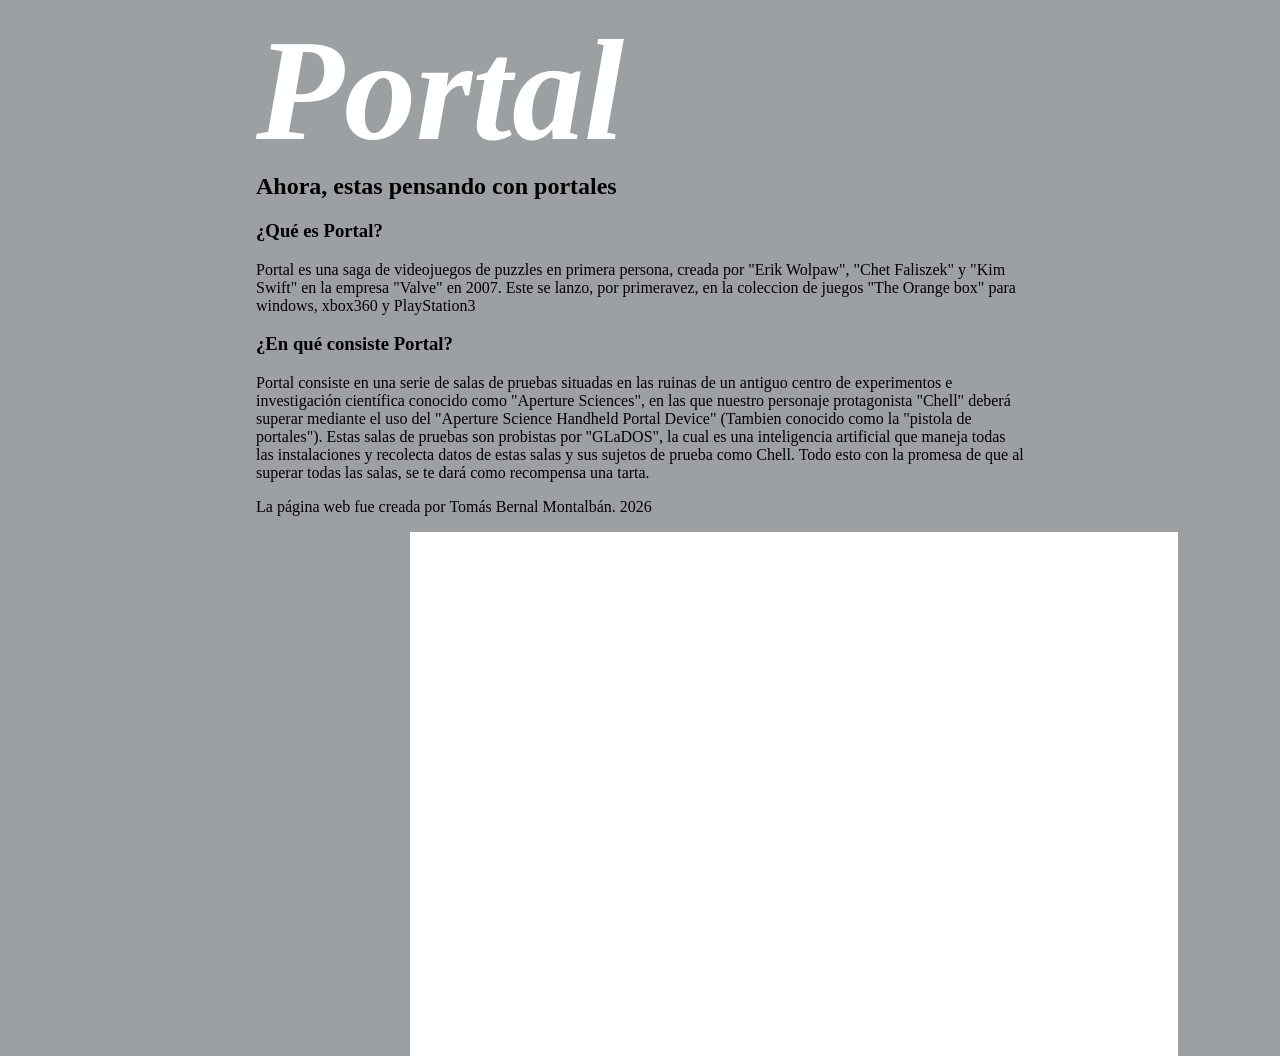
<file: Portal_Tomi/index.html>
<!doctype html>
<html lang="es">
  <meta charset="UTF-8" />
  <meta name="viewport" content="width=device-width, initial-scale=1.0" />
  <link rel="stylesheet" href="style.css" />
  <head>
    <title>Portal</title>
  </head>
  <body>
    <div id="color"></div>
    <header>
      <h1>Portal</h1>
      <h2>Ahora, estas pensando con portales</h2>
    </header>
    <main>
      <h3>¿Qué es Portal?</h3>
      <p>
        Portal es una saga de videojuegos de puzzles en primera persona, creada
        por "Erik Wolpaw", "Chet Faliszek" y "Kim Swift" en la empresa "Valve"
        en 2007. Este se lanzo, por primeravez, en la coleccion de juegos "The
        Orange box" para windows, xbox360 y PlayStation3
      </p>
      <h3>¿En qué consiste Portal?</h3>
      <p>
        Portal consiste en una serie de salas de pruebas situadas en las ruinas
        de un antiguo centro de experimentos e investigación científica conocido
        como "Aperture Sciences", en las que nuestro personaje protagonista
        "Chell" deberá superar mediante el uso del "Aperture Science Handheld
        Portal Device" (Tambien conocido como la "pistola de portales"). Estas
        salas de pruebas son probistas por "GLaDOS", la cual es una inteligencia
        artificial que maneja todas las instalaciones y recolecta datos de estas
        salas y sus sujetos de prueba como Chell. Todo esto con la promesa de
        que al superar todas las salas, se te dará como recompensa una tarta.
      </p>
    </main>
    <footer>
      <p>La página web fue creada por Tomás Bernal Montalbán. 2026</p>
    </footer>
  </body>
</html>
</file>
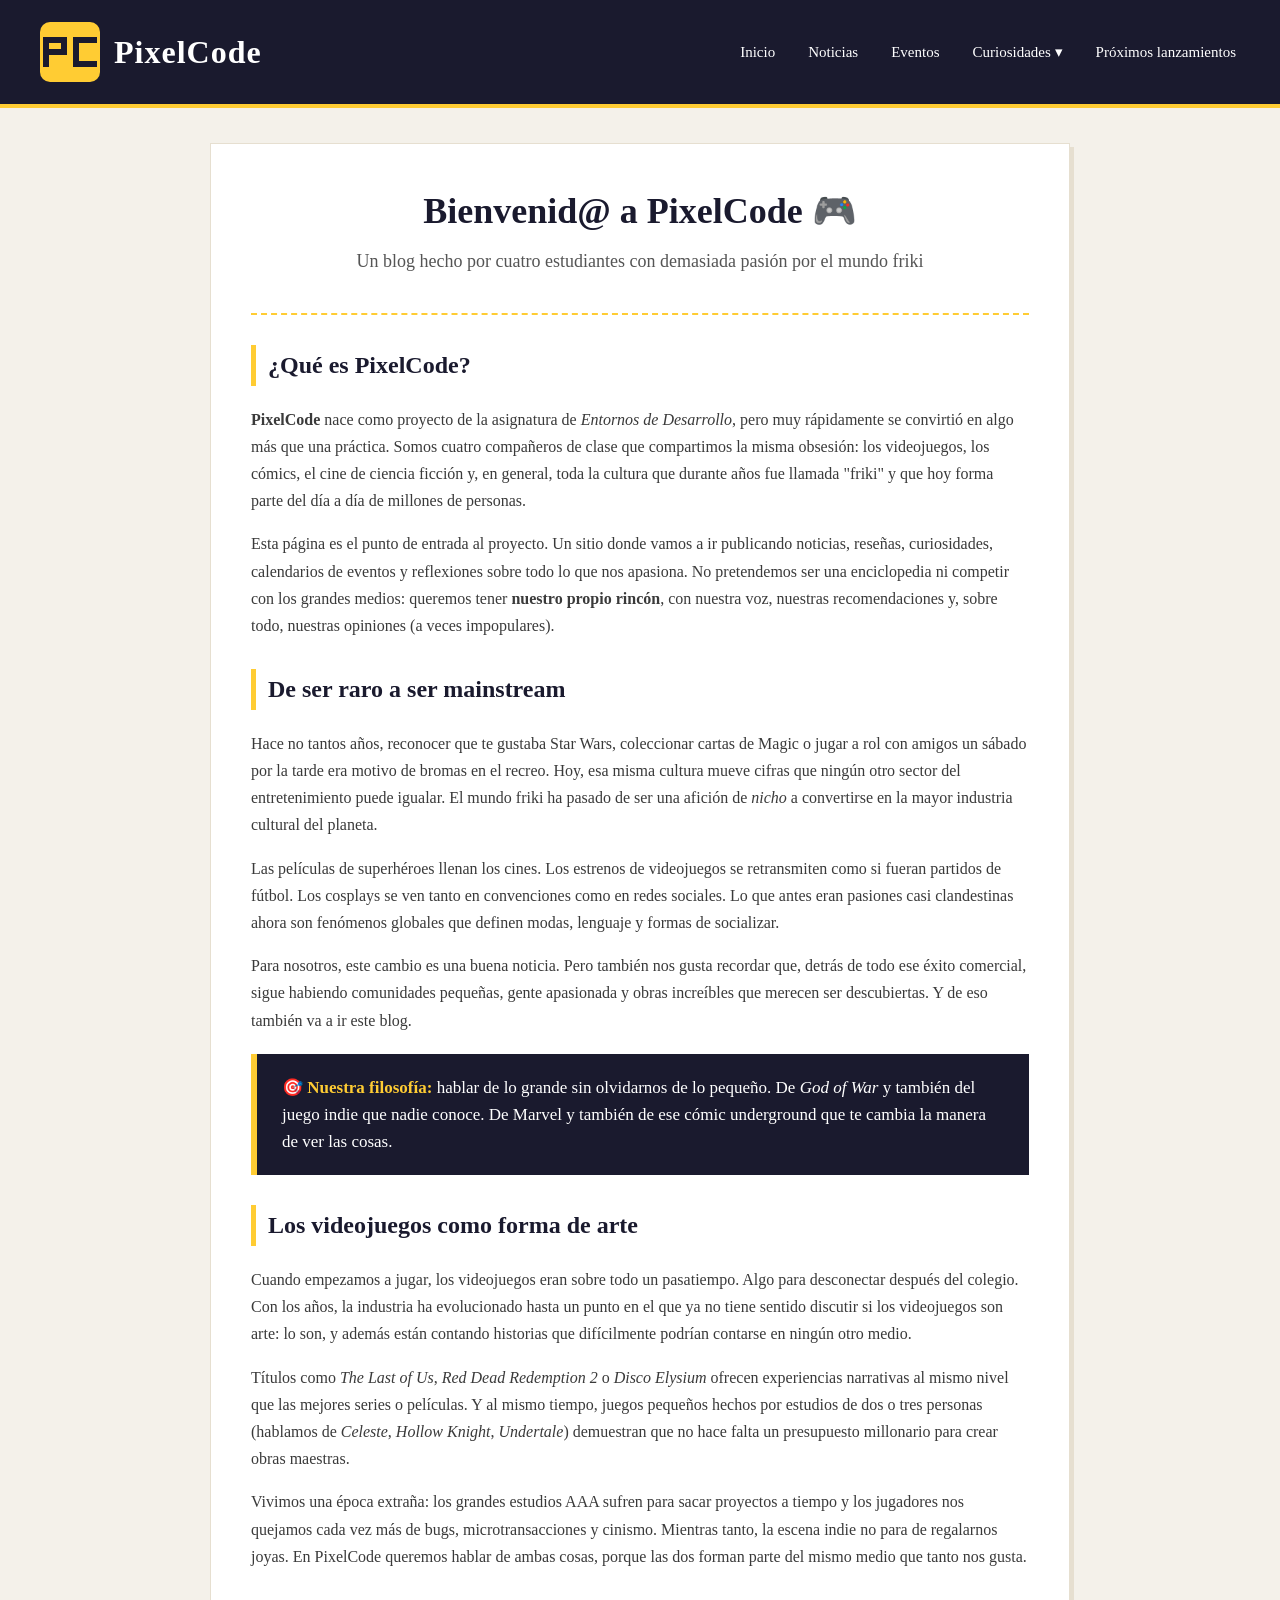
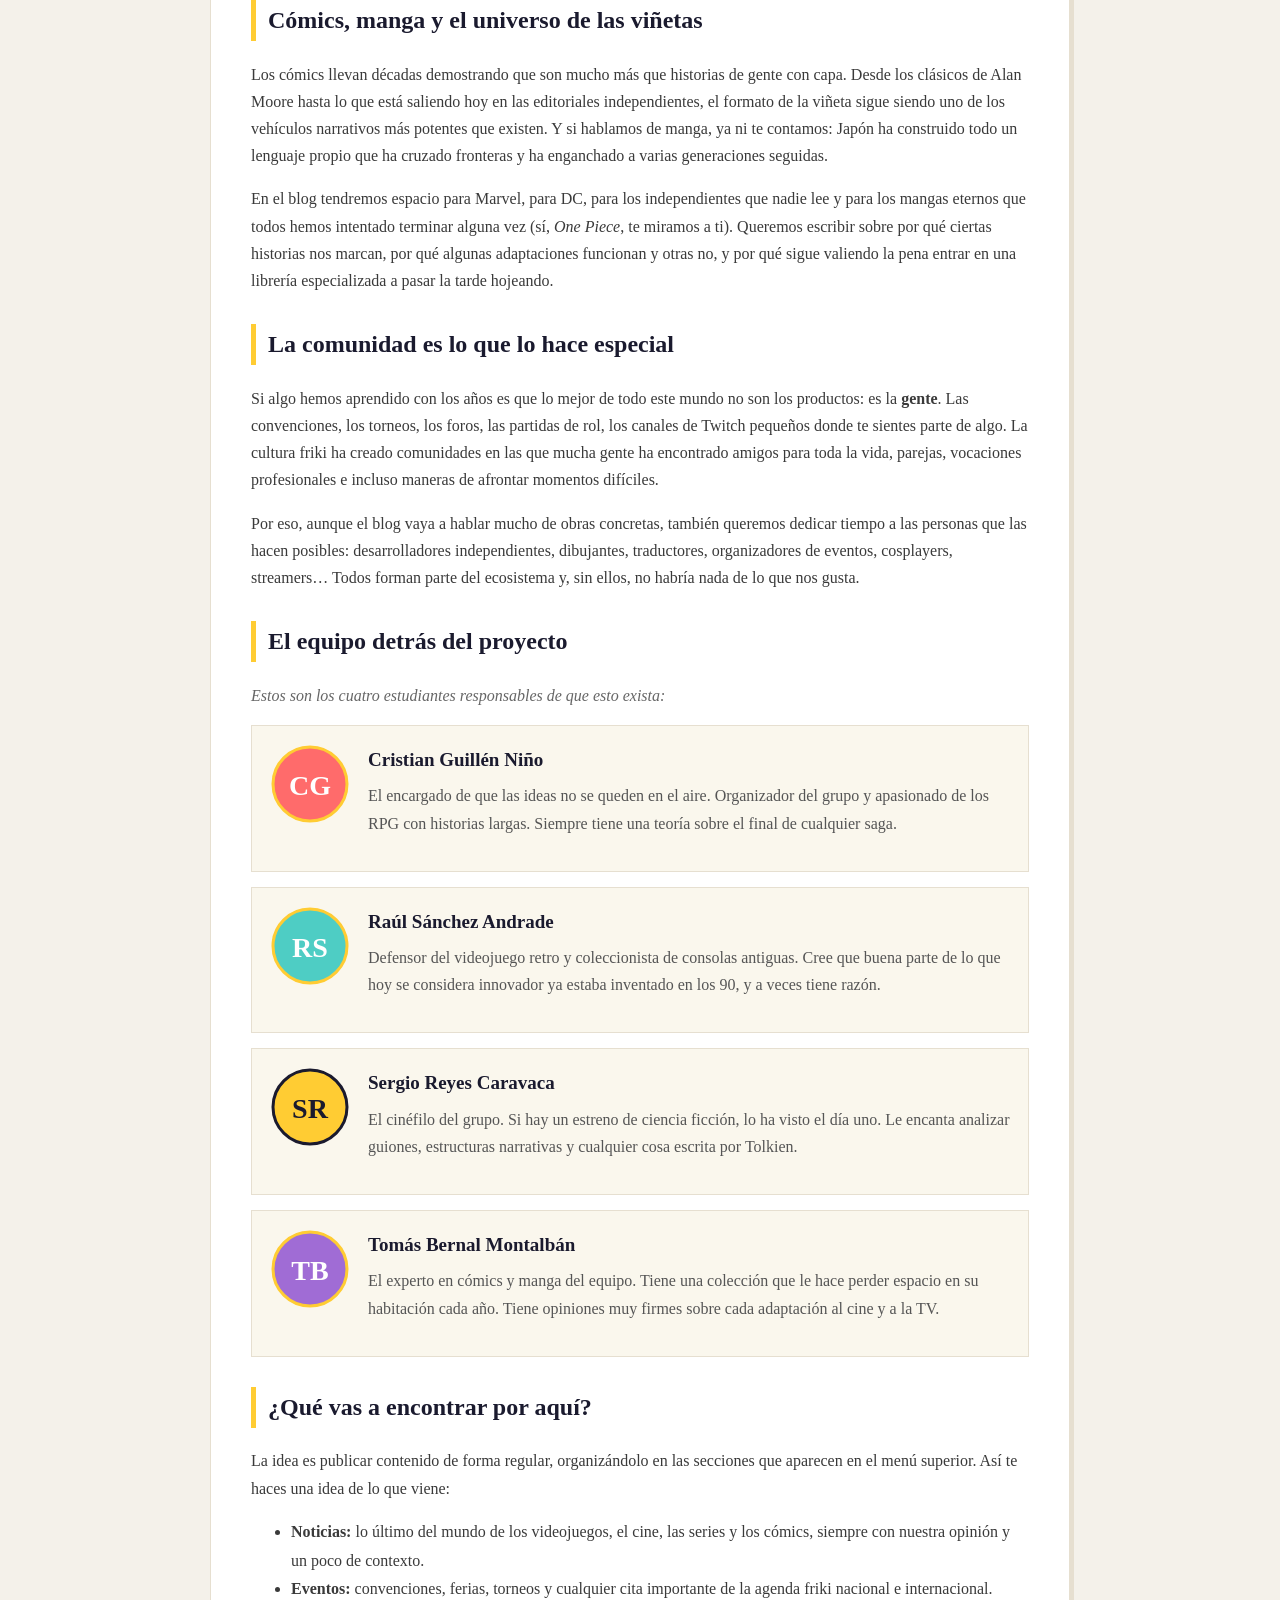
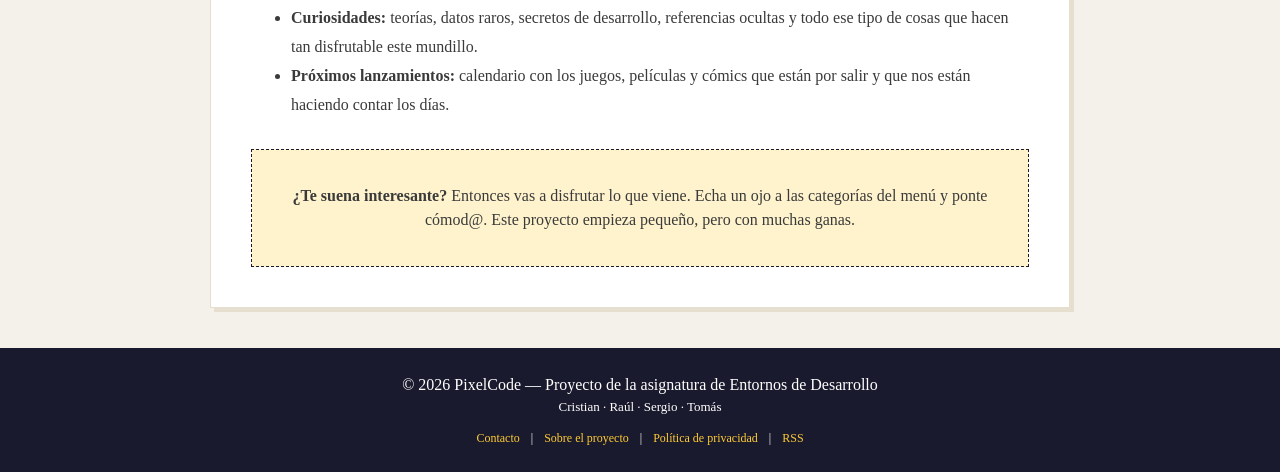
<file: blog.html>
<!doctype html>
<html lang="es">
  <head>
    <meta charset="UTF-8" />
    <meta name="viewport" content="width=device-width, initial-scale=1.0" />
    <meta
      name="description"
      content="PixelCode, blog hecho por cuatro estudiantes apasionados por videojuegos, cómics, cine y cultura friki."
    />
    <title>PixelCode - El blog del proyecto</title>
    <link rel="stylesheet" href="estilos-blog.css" />
  </head>
  <body>
    <header class="header">
      <a href="blog.html" class="logo" aria-label="PixelCode - Inicio">
        <svg
          width="60"
          height="60"
          viewBox="0 0 60 60"
          aria-hidden="true"
          focusable="false"
        >
          <rect x="0" y="0" width="60" height="60" rx="10" fill="#ffcc33" />
          <rect x="3" y="15" width="6" height="6" fill="#1a1a2e" />
          <rect x="9" y="15" width="6" height="6" fill="#1a1a2e" />
          <rect x="15" y="15" width="6" height="6" fill="#1a1a2e" />
          <rect x="21" y="15" width="6" height="6" fill="#1a1a2e" />
          <rect x="3" y="21" width="6" height="6" fill="#1a1a2e" />
          <rect x="21" y="21" width="6" height="6" fill="#1a1a2e" />
          <rect x="3" y="27" width="6" height="6" fill="#1a1a2e" />
          <rect x="9" y="27" width="6" height="6" fill="#1a1a2e" />
          <rect x="15" y="27" width="6" height="6" fill="#1a1a2e" />
          <rect x="21" y="27" width="6" height="6" fill="#1a1a2e" />
          <rect x="3" y="33" width="6" height="6" fill="#1a1a2e" />
          <rect x="3" y="39" width="6" height="6" fill="#1a1a2e" />
          <rect x="33" y="15" width="6" height="6" fill="#1a1a2e" />
          <rect x="39" y="15" width="6" height="6" fill="#1a1a2e" />
          <rect x="45" y="15" width="6" height="6" fill="#1a1a2e" />
          <rect x="51" y="15" width="6" height="6" fill="#1a1a2e" />
          <rect x="33" y="21" width="6" height="6" fill="#1a1a2e" />
          <rect x="33" y="27" width="6" height="6" fill="#1a1a2e" />
          <rect x="33" y="33" width="6" height="6" fill="#1a1a2e" />
          <rect x="33" y="39" width="6" height="6" fill="#1a1a2e" />
          <rect x="39" y="39" width="6" height="6" fill="#1a1a2e" />
          <rect x="45" y="39" width="6" height="6" fill="#1a1a2e" />
          <rect x="51" y="39" width="6" height="6" fill="#1a1a2e" />
        </svg>
        <span class="logo-text">PixelCode</span>
      </a>

      <nav class="nav" aria-label="Navegación principal">
        <ul>
          <li><a href="blog.html">Inicio</a></li>
          <li><a href="Noticias/noticias.html">Noticias</a></li>
          <li><a href="eventos.html">Eventos</a></li>
          <li class="dropdown">
            <a href="#" aria-haspopup="true" aria-expanded="false"
              >Curiosidades ▾</a
            >
            <ul class="submenu">
              <li>
                <a href="Portal_Tomi/portal/portal.html">
                  <svg
                    width="16"
                    height="16"
                    viewBox="0 0 24 24"
                    class="submenu-icon"
                    aria-hidden="true"
                    focusable="false"
                  >
                    <circle
                      cx="12"
                      cy="12"
                      r="10"
                      fill="none"
                      stroke="#ffcc33"
                      stroke-width="1.8"
                    />
                    <circle
                      cx="12"
                      cy="12"
                      r="4"
                      fill="none"
                      stroke="#ffcc33"
                      stroke-width="1.8"
                    />
                    <line
                      x1="12"
                      y1="2"
                      x2="12"
                      y2="8"
                      stroke="#ffcc33"
                      stroke-width="1.8"
                    />
                    <line
                      x1="12"
                      y1="16"
                      x2="12"
                      y2="22"
                      stroke="#ffcc33"
                      stroke-width="1.8"
                    />
                    <line
                      x1="2"
                      y1="12"
                      x2="8"
                      y2="12"
                      stroke="#ffcc33"
                      stroke-width="1.8"
                    />
                    <line
                      x1="16"
                      y1="12"
                      x2="22"
                      y2="12"
                      stroke="#ffcc33"
                      stroke-width="1.8"
                    />
                  </svg>
                  Portal
                </a>
              </li>
              <li>
                <a href="LOL.html">
                  <svg
                    width="16"
                    height="16"
                    viewBox="0 0 24 24"
                    class="submenu-icon"
                    aria-hidden="true"
                    focusable="false"
                  >
                    <path
                      d="M3 19 L3 9 L7 13 L12 5 L17 13 L21 9 L21 19 Z"
                      fill="#ffcc33"
                    />
                    <circle cx="3" cy="9" r="1.5" fill="#ffcc33" />
                    <circle cx="12" cy="5" r="1.5" fill="#ffcc33" />
                    <circle cx="21" cy="9" r="1.5" fill="#ffcc33" />
                  </svg>
                  LoL
                </a>
              </li>
              <li>
                <a href="Pokemon/pokemon.html">
                  <svg
                    width="16"
                    height="16"
                    viewBox="0 0 24 24"
                    class="submenu-icon"
                    aria-hidden="true"
                    focusable="false"
                  >
                    <circle cx="12" cy="12" r="10" fill="#ffcc33" />
                    <path d="M2 12 A10 10 0 0 1 22 12 Z" fill="#ff6b6b" />
                    <rect x="2" y="11" width="20" height="2" fill="#1a1a2e" />
                    <circle cx="12" cy="12" r="3.2" fill="#1a1a2e" />
                    <circle cx="12" cy="12" r="1.6" fill="white" />
                  </svg>
                  Pokémon
                </a>
              </li>
              <li>
                <a href="jojos1.html">
                  <svg
                    width="16"
                    height="16"
                    viewBox="0 0 24 24"
                    class="submenu-icon"
                    aria-hidden="true"
                    focusable="false"
                  >
                    <polygon
                      points="12,2 14.6,9 22,9 16,13.5 18.3,21 12,16.5 5.7,21 8,13.5 2,9 9.4,9"
                      fill="#ffcc33"
                    />
                  </svg>
                  JoJos
                </a>
              </li>
            </ul>
          </li>
          <li><a href="Proximos/proximos.html">Próximos lanzamientos</a></li>
        </ul>
      </nav>
    </header>

    <main class="contenido">
      <section class="hero">
        <h1>Bienvenid@ a PixelCode 🎮</h1>
        <p class="hero-subtitle">
          Un blog hecho por cuatro estudiantes con demasiada pasión por el mundo
          friki
        </p>
      </section>

      <section class="seccion-intro">
        <h2>¿Qué es PixelCode?</h2>
        <p>
          <strong>PixelCode</strong> nace como proyecto de la asignatura de
          <em>Entornos de Desarrollo</em>, pero muy rápidamente se convirtió en
          algo más que una práctica. Somos cuatro compañeros de clase que
          compartimos la misma obsesión: los videojuegos, los cómics, el cine de
          ciencia ficción y, en general, toda la cultura que durante años fue
          llamada "friki" y que hoy forma parte del día a día de millones de
          personas.
        </p>
        <p>
          Esta página es el punto de entrada al proyecto. Un sitio donde vamos a
          ir publicando noticias, reseñas, curiosidades, calendarios de eventos
          y reflexiones sobre todo lo que nos apasiona. No pretendemos ser una
          enciclopedia ni competir con los grandes medios: queremos tener
          <strong>nuestro propio rincón</strong>, con nuestra voz, nuestras
          recomendaciones y, sobre todo, nuestras opiniones (a veces
          impopulares).
        </p>
      </section>

      <section class="seccion-intro">
        <h2>De ser raro a ser mainstream</h2>
        <p>
          Hace no tantos años, reconocer que te gustaba Star Wars, coleccionar
          cartas de Magic o jugar a rol con amigos un sábado por la tarde era
          motivo de bromas en el recreo. Hoy, esa misma cultura mueve cifras que
          ningún otro sector del entretenimiento puede igualar. El mundo friki
          ha pasado de ser una afición de <em>nicho</em> a convertirse en la
          mayor industria cultural del planeta.
        </p>
        <p>
          Las películas de superhéroes llenan los cines. Los estrenos de
          videojuegos se retransmiten como si fueran partidos de fútbol. Los
          cosplays se ven tanto en convenciones como en redes sociales. Lo que
          antes eran pasiones casi clandestinas ahora son fenómenos globales que
          definen modas, lenguaje y formas de socializar.
        </p>
        <p>
          Para nosotros, este cambio es una buena noticia. Pero también nos
          gusta recordar que, detrás de todo ese éxito comercial, sigue habiendo
          comunidades pequeñas, gente apasionada y obras increíbles que merecen
          ser descubiertas. Y de eso también va a ir este blog.
        </p>
      </section>

      <aside class="destacado">
        <p>
          🎯 <strong>Nuestra filosofía:</strong> hablar de lo grande sin
          olvidarnos de lo pequeño. De <em>God of War</em> y también del juego
          indie que nadie conoce. De Marvel y también de ese cómic underground
          que te cambia la manera de ver las cosas.
        </p>
      </aside>

      <section class="seccion-intro">
        <h2>Los videojuegos como forma de arte</h2>
        <p>
          Cuando empezamos a jugar, los videojuegos eran sobre todo un
          pasatiempo. Algo para desconectar después del colegio. Con los años,
          la industria ha evolucionado hasta un punto en el que ya no tiene
          sentido discutir si los videojuegos son arte: lo son, y además están
          contando historias que difícilmente podrían contarse en ningún otro
          medio.
        </p>
        <p>
          Títulos como <em>The Last of Us</em>, <em>Red Dead Redemption 2</em> o
          <em>Disco Elysium</em> ofrecen experiencias narrativas al mismo nivel
          que las mejores series o películas. Y al mismo tiempo, juegos pequeños
          hechos por estudios de dos o tres personas (hablamos de
          <em>Celeste</em>, <em>Hollow Knight</em>, <em>Undertale</em>)
          demuestran que no hace falta un presupuesto millonario para crear
          obras maestras.
        </p>
        <p>
          Vivimos una época extraña: los grandes estudios AAA sufren para sacar
          proyectos a tiempo y los jugadores nos quejamos cada vez más de bugs,
          microtransacciones y cinismo. Mientras tanto, la escena indie no para
          de regalarnos joyas. En PixelCode queremos hablar de ambas cosas,
          porque las dos forman parte del mismo medio que tanto nos gusta.
        </p>
      </section>

      <section class="seccion-intro">
        <h2>Cómics, manga y el universo de las viñetas</h2>
        <p>
          Los cómics llevan décadas demostrando que son mucho más que historias
          de gente con capa. Desde los clásicos de Alan Moore hasta lo que está
          saliendo hoy en las editoriales independientes, el formato de la
          viñeta sigue siendo uno de los vehículos narrativos más potentes que
          existen. Y si hablamos de manga, ya ni te contamos: Japón ha
          construido todo un lenguaje propio que ha cruzado fronteras y ha
          enganchado a varias generaciones seguidas.
        </p>
        <p>
          En el blog tendremos espacio para Marvel, para DC, para los
          independientes que nadie lee y para los mangas eternos que todos hemos
          intentado terminar alguna vez (sí, <em>One Piece</em>, te miramos a
          ti). Queremos escribir sobre por qué ciertas historias nos marcan, por
          qué algunas adaptaciones funcionan y otras no, y por qué sigue
          valiendo la pena entrar en una librería especializada a pasar la tarde
          hojeando.
        </p>
      </section>

      <section class="seccion-intro">
        <h2>La comunidad es lo que lo hace especial</h2>
        <p>
          Si algo hemos aprendido con los años es que lo mejor de todo este
          mundo no son los productos: es la <strong>gente</strong>. Las
          convenciones, los torneos, los foros, las partidas de rol, los canales
          de Twitch pequeños donde te sientes parte de algo. La cultura friki ha
          creado comunidades en las que mucha gente ha encontrado amigos para
          toda la vida, parejas, vocaciones profesionales e incluso maneras de
          afrontar momentos difíciles.
        </p>
        <p>
          Por eso, aunque el blog vaya a hablar mucho de obras concretas,
          también queremos dedicar tiempo a las personas que las hacen posibles:
          desarrolladores independientes, dibujantes, traductores, organizadores
          de eventos, cosplayers, streamers… Todos forman parte del ecosistema
          y, sin ellos, no habría nada de lo que nos gusta.
        </p>
      </section>

      <section class="seccion-equipo">
        <h2>El equipo detrás del proyecto</h2>
        <p class="seccion-equipo-intro">
          Estos son los cuatro estudiantes responsables de que esto exista:
        </p>

        <article class="miembro">
          <figure class="avatar">
            <svg
              width="80"
              height="80"
              viewBox="0 0 80 80"
              aria-hidden="true"
              focusable="false"
            >
              <circle
                cx="40"
                cy="40"
                r="37"
                fill="#ff6b6b"
                stroke="#ffcc33"
                stroke-width="3"
              />
              <text
                x="40"
                y="51"
                text-anchor="middle"
                font-family="Georgia, serif"
                font-size="28"
                font-weight="bold"
                fill="white"
              >
                CG
              </text>
            </svg>
          </figure>
          <div class="info">
            <h3>Cristian Guillén Niño</h3>
            <p>
              El encargado de que las ideas no se queden en el aire. Organizador
              del grupo y apasionado de los RPG con historias largas. Siempre
              tiene una teoría sobre el final de cualquier saga.
            </p>
          </div>
        </article>

        <article class="miembro">
          <figure class="avatar">
            <svg
              width="80"
              height="80"
              viewBox="0 0 80 80"
              aria-hidden="true"
              focusable="false"
            >
              <circle
                cx="40"
                cy="40"
                r="37"
                fill="#4ecdc4"
                stroke="#ffcc33"
                stroke-width="3"
              />
              <text
                x="40"
                y="51"
                text-anchor="middle"
                font-family="Georgia, serif"
                font-size="28"
                font-weight="bold"
                fill="white"
              >
                RS
              </text>
            </svg>
          </figure>
          <div class="info">
            <h3>Raúl Sánchez Andrade</h3>
            <p>
              Defensor del videojuego retro y coleccionista de consolas
              antiguas. Cree que buena parte de lo que hoy se considera
              innovador ya estaba inventado en los 90, y a veces tiene razón.
            </p>
          </div>
        </article>

        <article class="miembro">
          <figure class="avatar">
            <svg
              width="80"
              height="80"
              viewBox="0 0 80 80"
              aria-hidden="true"
              focusable="false"
            >
              <circle
                cx="40"
                cy="40"
                r="37"
                fill="#ffcc33"
                stroke="#1a1a2e"
                stroke-width="3"
              />
              <text
                x="40"
                y="51"
                text-anchor="middle"
                font-family="Georgia, serif"
                font-size="28"
                font-weight="bold"
                fill="#1a1a2e"
              >
                SR
              </text>
            </svg>
          </figure>
          <div class="info">
            <h3>Sergio Reyes Caravaca</h3>
            <p>
              El cinéfilo del grupo. Si hay un estreno de ciencia ficción, lo ha
              visto el día uno. Le encanta analizar guiones, estructuras
              narrativas y cualquier cosa escrita por Tolkien.
            </p>
          </div>
        </article>

        <article class="miembro">
          <figure class="avatar">
            <svg
              width="80"
              height="80"
              viewBox="0 0 80 80"
              aria-hidden="true"
              focusable="false"
            >
              <circle
                cx="40"
                cy="40"
                r="37"
                fill="#a06cd5"
                stroke="#ffcc33"
                stroke-width="3"
              />
              <text
                x="40"
                y="51"
                text-anchor="middle"
                font-family="Georgia, serif"
                font-size="28"
                font-weight="bold"
                fill="white"
              >
                TB
              </text>
            </svg>
          </figure>
          <div class="info">
            <h3>Tomás Bernal Montalbán</h3>
            <p>
              El experto en cómics y manga del equipo. Tiene una colección que
              le hace perder espacio en su habitación cada año. Tiene opiniones
              muy firmes sobre cada adaptación al cine y a la TV.
            </p>
          </div>
        </article>
      </section>

      <section class="seccion-intro">
        <h2>¿Qué vas a encontrar por aquí?</h2>
        <p>
          La idea es publicar contenido de forma regular, organizándolo en las
          secciones que aparecen en el menú superior. Así te haces una idea de
          lo que viene:
        </p>
        <ul class="lista-secciones">
          <li>
            <strong>Noticias:</strong> lo último del mundo de los videojuegos,
            el cine, las series y los cómics, siempre con nuestra opinión y un
            poco de contexto.
          </li>
          <li>
            <strong>Eventos:</strong> convenciones, ferias, torneos y cualquier
            cita importante de la agenda friki nacional e internacional.
          </li>
          <li>
            <strong>Curiosidades:</strong> teorías, datos raros, secretos de
            desarrollo, referencias ocultas y todo ese tipo de cosas que hacen
            tan disfrutable este mundillo.
          </li>
          <li>
            <strong>Próximos lanzamientos:</strong> calendario con los juegos,
            películas y cómics que están por salir y que nos están haciendo
            contar los días.
          </li>
        </ul>
      </section>

      <aside class="cta">
        <p>
          <strong>¿Te suena interesante?</strong> Entonces vas a disfrutar lo
          que viene. Echa un ojo a las categorías del menú y ponte cómod@. Este
          proyecto empieza pequeño, pero con muchas ganas.
        </p>
      </aside>
    </main>

    <footer class="footer">
      <p>
        © 2026 PixelCode — Proyecto de la asignatura de Entornos de Desarrollo
      </p>
      <p class="footer-autores">Cristian · Raúl · Sergio · Tomás</p>
      <nav class="footer-nav" aria-label="Enlaces de pie de página">
        <a href="#">Contacto</a> | <a href="#">Sobre el proyecto</a> |
        <a href="#">Política de privacidad</a> |
        <a href="#">RSS</a>
      </nav>
    </footer>
  </body>
</html>
</file>
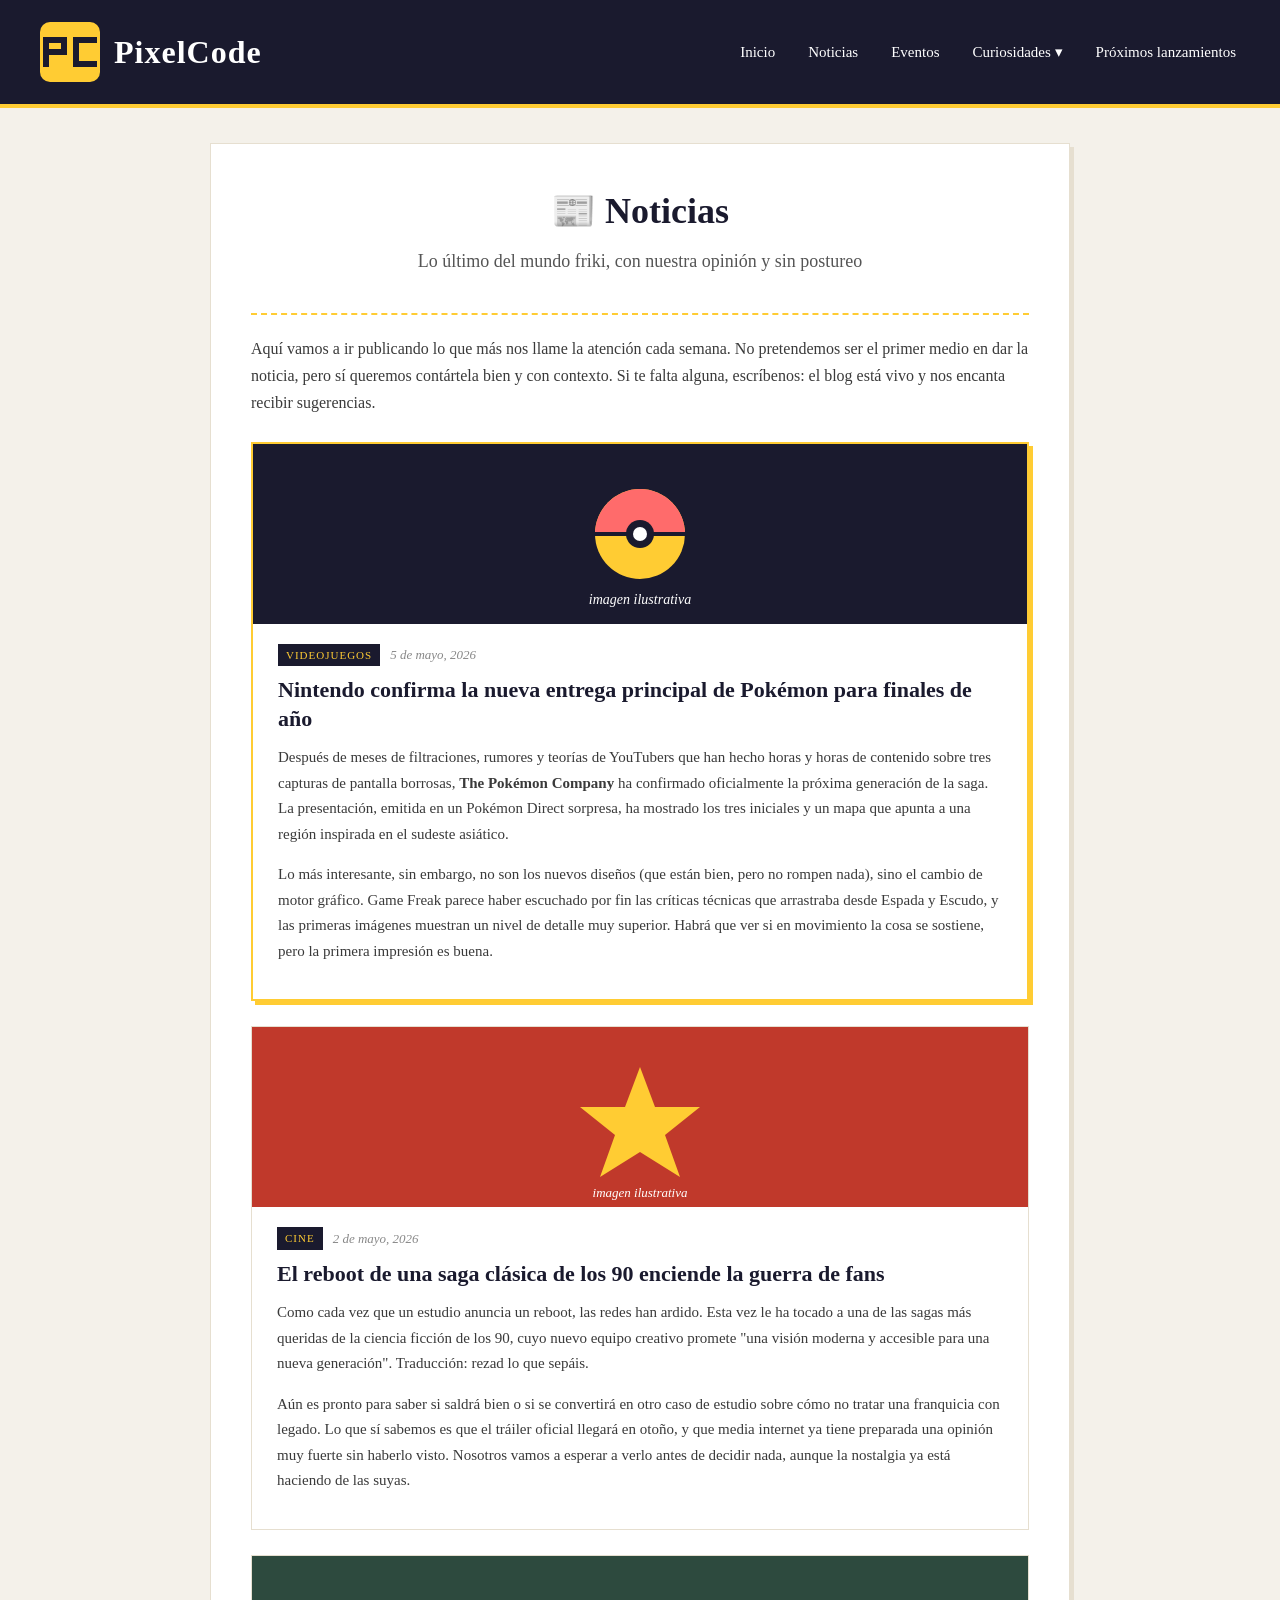
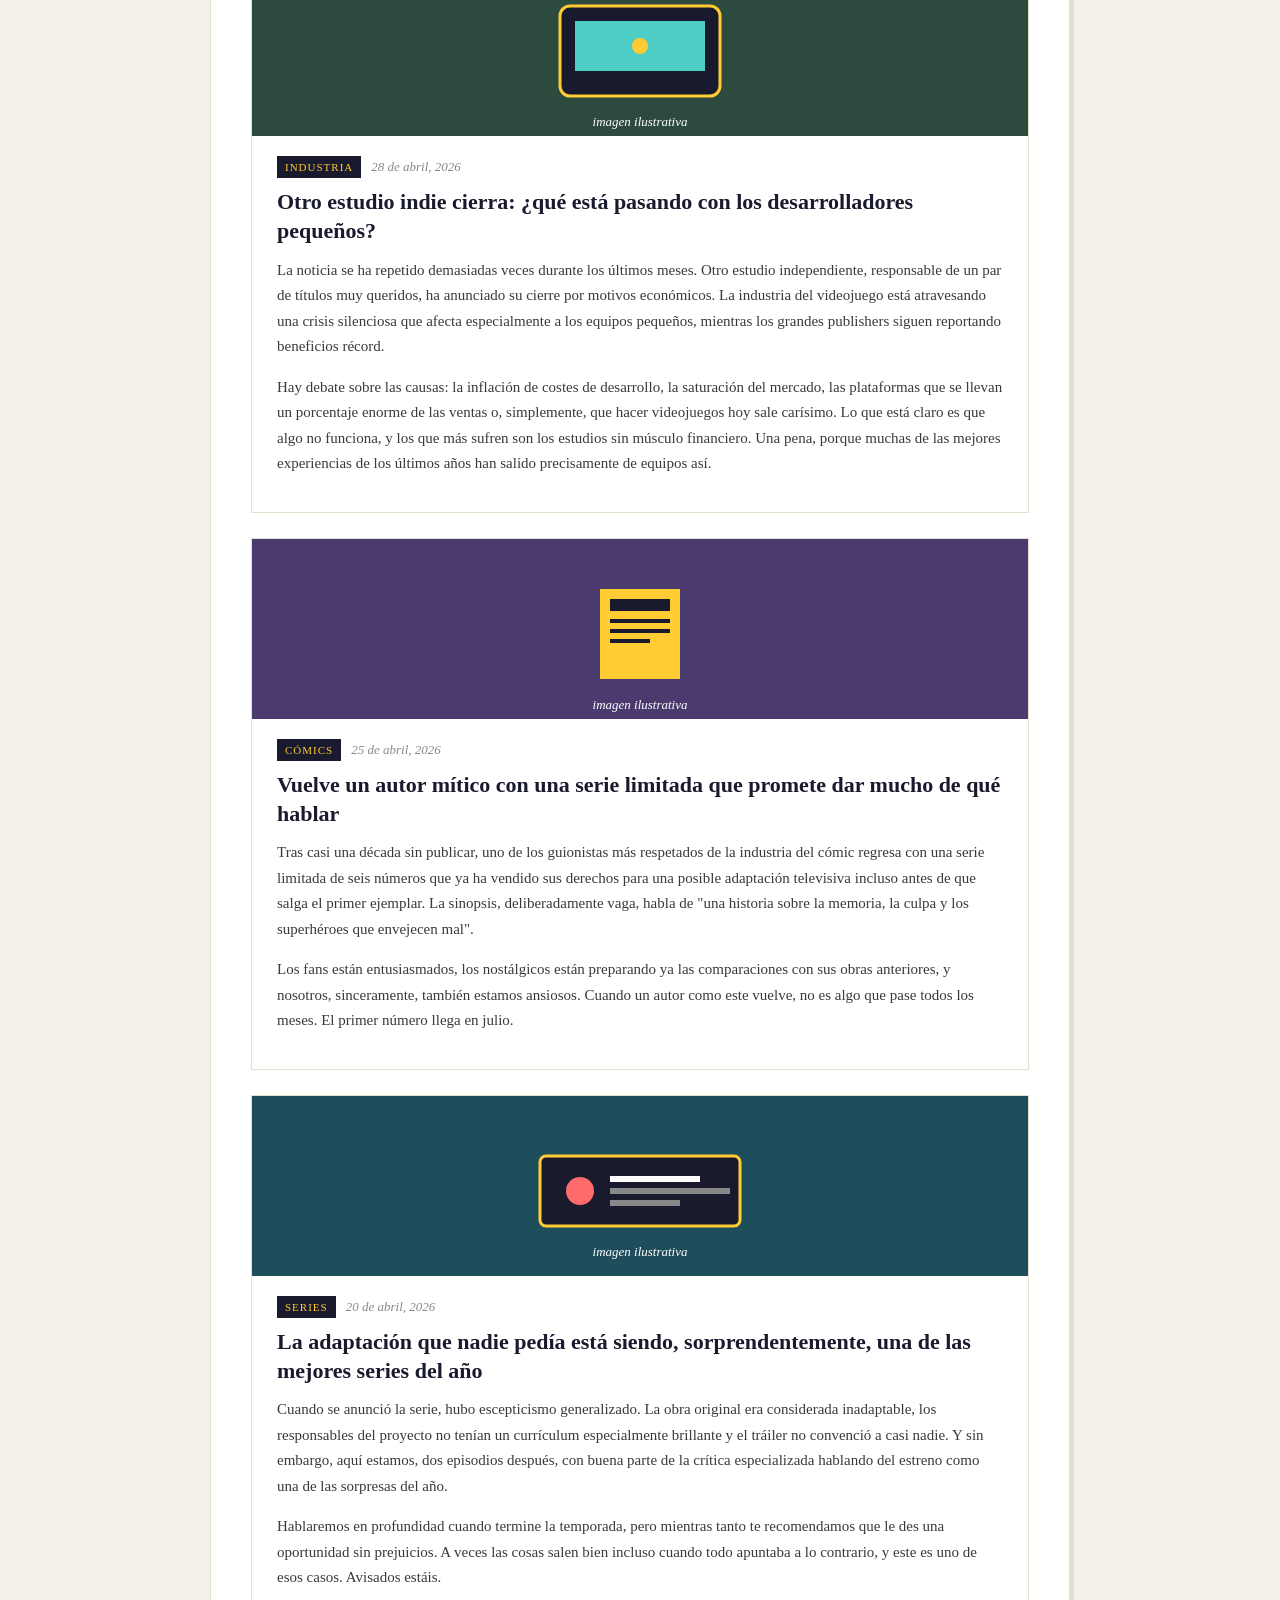
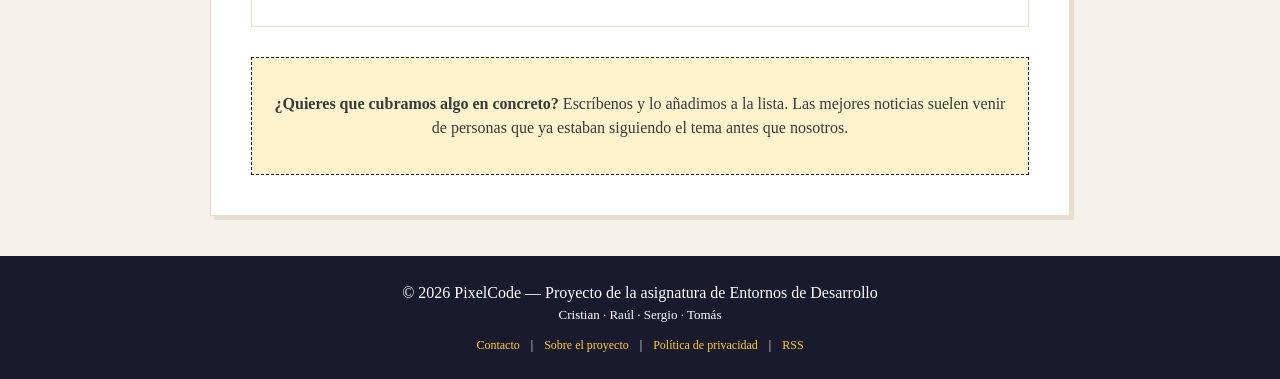
<file: Noticias/noticias.html>
<!doctype html>
<html lang="es">
  <head>
    <meta charset="UTF-8" />
    <meta name="viewport" content="width=device-width, initial-scale=1.0" />
    <meta
      name="description"
      content="Noticias del mundo friki en PixelCode: videojuegos, cine, series, cómics e industria."
    />
    <title>Noticias - PixelCode</title>
    <link rel="stylesheet" href="estilos-noticias.css" />
  </head>
  <body>
    <header class="header">
      <a href="../blog.html" class="logo" aria-label="PixelCode - Inicio">
        <svg
          width="60"
          height="60"
          viewBox="0 0 60 60"
          aria-hidden="true"
          focusable="false"
        >
          <rect x="0" y="0" width="60" height="60" rx="10" fill="#ffcc33" />
          <rect x="3" y="15" width="6" height="6" fill="#1a1a2e" />
          <rect x="9" y="15" width="6" height="6" fill="#1a1a2e" />
          <rect x="15" y="15" width="6" height="6" fill="#1a1a2e" />
          <rect x="21" y="15" width="6" height="6" fill="#1a1a2e" />
          <rect x="3" y="21" width="6" height="6" fill="#1a1a2e" />
          <rect x="21" y="21" width="6" height="6" fill="#1a1a2e" />
          <rect x="3" y="27" width="6" height="6" fill="#1a1a2e" />
          <rect x="9" y="27" width="6" height="6" fill="#1a1a2e" />
          <rect x="15" y="27" width="6" height="6" fill="#1a1a2e" />
          <rect x="21" y="27" width="6" height="6" fill="#1a1a2e" />
          <rect x="3" y="33" width="6" height="6" fill="#1a1a2e" />
          <rect x="3" y="39" width="6" height="6" fill="#1a1a2e" />
          <rect x="33" y="15" width="6" height="6" fill="#1a1a2e" />
          <rect x="39" y="15" width="6" height="6" fill="#1a1a2e" />
          <rect x="45" y="15" width="6" height="6" fill="#1a1a2e" />
          <rect x="51" y="15" width="6" height="6" fill="#1a1a2e" />
          <rect x="33" y="21" width="6" height="6" fill="#1a1a2e" />
          <rect x="33" y="27" width="6" height="6" fill="#1a1a2e" />
          <rect x="33" y="33" width="6" height="6" fill="#1a1a2e" />
          <rect x="33" y="39" width="6" height="6" fill="#1a1a2e" />
          <rect x="39" y="39" width="6" height="6" fill="#1a1a2e" />
          <rect x="45" y="39" width="6" height="6" fill="#1a1a2e" />
          <rect x="51" y="39" width="6" height="6" fill="#1a1a2e" />
        </svg>
        <span class="logo-text">PixelCode</span>
      </a>

      <nav class="nav" aria-label="Navegación principal">
        <ul>
          <li><a href="../blog.html">Inicio</a></li>
          <li><a href="noticias.html">Noticias</a></li>
          <li><a href="../eventos.html">Eventos</a></li>
          <li class="dropdown">
            <a href="#" aria-haspopup="true" aria-expanded="false"
              >Curiosidades ▾</a
            >
            <ul class="submenu">
              <li>
                <a href="../Portal_Tomi/portal/portal.html">
                  <svg
                    width="16"
                    height="16"
                    viewBox="0 0 24 24"
                    class="submenu-icon"
                    aria-hidden="true"
                    focusable="false"
                  >
                    <circle
                      cx="12"
                      cy="12"
                      r="10"
                      fill="none"
                      stroke="#ffcc33"
                      stroke-width="1.8"
                    />
                    <circle
                      cx="12"
                      cy="12"
                      r="4"
                      fill="none"
                      stroke="#ffcc33"
                      stroke-width="1.8"
                    />
                    <line
                      x1="12"
                      y1="2"
                      x2="12"
                      y2="8"
                      stroke="#ffcc33"
                      stroke-width="1.8"
                    />
                    <line
                      x1="12"
                      y1="16"
                      x2="12"
                      y2="22"
                      stroke="#ffcc33"
                      stroke-width="1.8"
                    />
                    <line
                      x1="2"
                      y1="12"
                      x2="8"
                      y2="12"
                      stroke="#ffcc33"
                      stroke-width="1.8"
                    />
                    <line
                      x1="16"
                      y1="12"
                      x2="22"
                      y2="12"
                      stroke="#ffcc33"
                      stroke-width="1.8"
                    />
                  </svg>
                  Portal
                </a>
              </li>
              <li>
                <a href="../LOL.html">
                  <svg
                    width="16"
                    height="16"
                    viewBox="0 0 24 24"
                    class="submenu-icon"
                    aria-hidden="true"
                    focusable="false"
                  >
                    <path
                      d="M3 19 L3 9 L7 13 L12 5 L17 13 L21 9 L21 19 Z"
                      fill="#ffcc33"
                    />
                    <circle cx="3" cy="9" r="1.5" fill="#ffcc33" />
                    <circle cx="12" cy="5" r="1.5" fill="#ffcc33" />
                    <circle cx="21" cy="9" r="1.5" fill="#ffcc33" />
                  </svg>
                  LoL
                </a>
              </li>
              <li>
                <a href="../Pokemon/pokemon.html">
                  <svg
                    width="16"
                    height="16"
                    viewBox="0 0 24 24"
                    class="submenu-icon"
                    aria-hidden="true"
                    focusable="false"
                  >
                    <circle cx="12" cy="12" r="10" fill="#ffcc33" />
                    <path d="M2 12 A10 10 0 0 1 22 12 Z" fill="#ff6b6b" />
                    <rect x="2" y="11" width="20" height="2" fill="#1a1a2e" />
                    <circle cx="12" cy="12" r="3.2" fill="#1a1a2e" />
                    <circle cx="12" cy="12" r="1.6" fill="white" />
                  </svg>
                  Pokémon
                </a>
              </li>
              <li>
                <a href="../jojos1.html">
                  <svg
                    width="16"
                    height="16"
                    viewBox="0 0 24 24"
                    class="submenu-icon"
                    aria-hidden="true"
                    focusable="false"
                  >
                    <polygon
                      points="12,2 14.6,9 22,9 16,13.5 18.3,21 12,16.5 5.7,21 8,13.5 2,9 9.4,9"
                      fill="#ffcc33"
                    />
                  </svg>
                  JoJos
                </a>
              </li>
            </ul>
          </li>
          <li><a href="../Proximos/proximos.html">Próximos lanzamientos</a></li>
        </ul>
      </nav>
    </header>

    <main class="contenido">
      <section class="hero">
        <h1>📰 Noticias</h1>
        <p class="hero-subtitle">
          Lo último del mundo friki, con nuestra opinión y sin postureo
        </p>
      </section>

      <section class="seccion-intro">
        <p>
          Aquí vamos a ir publicando lo que más nos llame la atención cada
          semana. No pretendemos ser el primer medio en dar la noticia, pero sí
          queremos contártela bien y con contexto. Si te falta alguna,
          escríbenos: el blog está vivo y nos encanta recibir sugerencias.
        </p>
      </section>

      <article class="noticia destacada">
        <figure class="noticia-imagen" style="background-color: #1a1a2e">
          <svg
            width="100%"
            height="180"
            viewBox="0 0 400 180"
            aria-hidden="true"
            focusable="false"
          >
            <rect width="400" height="180" fill="#1a1a2e" />
            <circle cx="200" cy="90" r="45" fill="#ffcc33" />
            <path d="M155 90 A45 45 0 0 1 245 90 Z" fill="#ff6b6b" />
            <rect x="155" y="88" width="90" height="4" fill="#1a1a2e" />
            <circle cx="200" cy="90" r="14" fill="#1a1a2e" />
            <circle cx="200" cy="90" r="7" fill="white" />
            <text
              x="200"
              y="160"
              text-anchor="middle"
              font-family="Georgia, serif"
              font-size="14"
              fill="white"
              font-style="italic"
            >
              imagen ilustrativa
            </text>
          </svg>
        </figure>
        <div class="noticia-contenido">
          <header class="noticia-meta">
            <span class="categoria">VIDEOJUEGOS</span>
            <time class="fecha" datetime="2026-05-05">5 de mayo, 2026</time>
          </header>
          <h2>
            Nintendo confirma la nueva entrega principal de Pokémon para finales
            de año
          </h2>
          <p>
            Después de meses de filtraciones, rumores y teorías de YouTubers que
            han hecho horas y horas de contenido sobre tres capturas de pantalla
            borrosas, <strong>The Pokémon Company</strong> ha confirmado
            oficialmente la próxima generación de la saga. La presentación,
            emitida en un Pokémon Direct sorpresa, ha mostrado los tres
            iniciales y un mapa que apunta a una región inspirada en el sudeste
            asiático.
          </p>
          <p>
            Lo más interesante, sin embargo, no son los nuevos diseños (que
            están bien, pero no rompen nada), sino el cambio de motor gráfico.
            Game Freak parece haber escuchado por fin las críticas técnicas que
            arrastraba desde Espada y Escudo, y las primeras imágenes muestran
            un nivel de detalle muy superior. Habrá que ver si en movimiento la
            cosa se sostiene, pero la primera impresión es buena.
          </p>
        </div>
      </article>

      <article class="noticia">
        <figure class="noticia-imagen" style="background-color: #c0392b">
          <svg
            width="100%"
            height="180"
            viewBox="0 0 400 180"
            aria-hidden="true"
            focusable="false"
          >
            <rect width="400" height="180" fill="#c0392b" />
            <polygon
              points="200,40 215,80 260,80 225,108 240,150 200,125 160,150 175,108 140,80 185,80"
              fill="#ffcc33"
            />
            <text
              x="200"
              y="170"
              text-anchor="middle"
              font-family="Georgia, serif"
              font-size="13"
              fill="white"
              font-style="italic"
            >
              imagen ilustrativa
            </text>
          </svg>
        </figure>
        <div class="noticia-contenido">
          <header class="noticia-meta">
            <span class="categoria">CINE</span>
            <time class="fecha" datetime="2026-05-02">2 de mayo, 2026</time>
          </header>
          <h2>
            El reboot de una saga clásica de los 90 enciende la guerra de fans
          </h2>
          <p>
            Como cada vez que un estudio anuncia un reboot, las redes han
            ardido. Esta vez le ha tocado a una de las sagas más queridas de la
            ciencia ficción de los 90, cuyo nuevo equipo creativo promete "una
            visión moderna y accesible para una nueva generación". Traducción:
            rezad lo que sepáis.
          </p>
          <p>
            Aún es pronto para saber si saldrá bien o si se convertirá en otro
            caso de estudio sobre cómo no tratar una franquicia con legado. Lo
            que sí sabemos es que el tráiler oficial llegará en otoño, y que
            media internet ya tiene preparada una opinión muy fuerte sin haberlo
            visto. Nosotros vamos a esperar a verlo antes de decidir nada,
            aunque la nostalgia ya está haciendo de las suyas.
          </p>
        </div>
      </article>

      <article class="noticia">
        <figure class="noticia-imagen" style="background-color: #2d4a3e">
          <svg
            width="100%"
            height="180"
            viewBox="0 0 400 180"
            aria-hidden="true"
            focusable="false"
          >
            <rect width="400" height="180" fill="#2d4a3e" />
            <rect
              x="120"
              y="50"
              width="160"
              height="90"
              rx="10"
              fill="#1a1a2e"
              stroke="#ffcc33"
              stroke-width="3"
            />
            <rect x="135" y="65" width="130" height="50" fill="#4ecdc4" />
            <circle cx="200" cy="90" r="8" fill="#ffcc33" />
            <text
              x="200"
              y="170"
              text-anchor="middle"
              font-family="Georgia, serif"
              font-size="13"
              fill="white"
              font-style="italic"
            >
              imagen ilustrativa
            </text>
          </svg>
        </figure>
        <div class="noticia-contenido">
          <header class="noticia-meta">
            <span class="categoria">INDUSTRIA</span>
            <time class="fecha" datetime="2026-04-28">28 de abril, 2026</time>
          </header>
          <h2>
            Otro estudio indie cierra: ¿qué está pasando con los desarrolladores
            pequeños?
          </h2>
          <p>
            La noticia se ha repetido demasiadas veces durante los últimos
            meses. Otro estudio independiente, responsable de un par de títulos
            muy queridos, ha anunciado su cierre por motivos económicos. La
            industria del videojuego está atravesando una crisis silenciosa que
            afecta especialmente a los equipos pequeños, mientras los grandes
            publishers siguen reportando beneficios récord.
          </p>
          <p>
            Hay debate sobre las causas: la inflación de costes de desarrollo,
            la saturación del mercado, las plataformas que se llevan un
            porcentaje enorme de las ventas o, simplemente, que hacer
            videojuegos hoy sale carísimo. Lo que está claro es que algo no
            funciona, y los que más sufren son los estudios sin músculo
            financiero. Una pena, porque muchas de las mejores experiencias de
            los últimos años han salido precisamente de equipos así.
          </p>
        </div>
      </article>

      <article class="noticia">
        <figure class="noticia-imagen" style="background-color: #4a3a6e">
          <svg
            width="100%"
            height="180"
            viewBox="0 0 400 180"
            aria-hidden="true"
            focusable="false"
          >
            <rect width="400" height="180" fill="#4a3a6e" />
            <rect x="160" y="50" width="80" height="90" fill="#ffcc33" />
            <rect x="170" y="60" width="60" height="12" fill="#1a1a2e" />
            <rect x="170" y="80" width="60" height="4" fill="#1a1a2e" />
            <rect x="170" y="90" width="60" height="4" fill="#1a1a2e" />
            <rect x="170" y="100" width="40" height="4" fill="#1a1a2e" />
            <text
              x="200"
              y="170"
              text-anchor="middle"
              font-family="Georgia, serif"
              font-size="13"
              fill="white"
              font-style="italic"
            >
              imagen ilustrativa
            </text>
          </svg>
        </figure>
        <div class="noticia-contenido">
          <header class="noticia-meta">
            <span class="categoria">CÓMICS</span>
            <time class="fecha" datetime="2026-04-25">25 de abril, 2026</time>
          </header>
          <h2>
            Vuelve un autor mítico con una serie limitada que promete dar mucho
            de qué hablar
          </h2>
          <p>
            Tras casi una década sin publicar, uno de los guionistas más
            respetados de la industria del cómic regresa con una serie limitada
            de seis números que ya ha vendido sus derechos para una posible
            adaptación televisiva incluso antes de que salga el primer ejemplar.
            La sinopsis, deliberadamente vaga, habla de "una historia sobre la
            memoria, la culpa y los superhéroes que envejecen mal".
          </p>
          <p>
            Los fans están entusiasmados, los nostálgicos están preparando ya
            las comparaciones con sus obras anteriores, y nosotros,
            sinceramente, también estamos ansiosos. Cuando un autor como este
            vuelve, no es algo que pase todos los meses. El primer número llega
            en julio.
          </p>
        </div>
      </article>

      <article class="noticia">
        <figure class="noticia-imagen" style="background-color: #1e4d5c">
          <svg
            width="100%"
            height="180"
            viewBox="0 0 400 180"
            aria-hidden="true"
            focusable="false"
          >
            <rect width="400" height="180" fill="#1e4d5c" />
            <rect
              x="100"
              y="60"
              width="200"
              height="70"
              rx="6"
              fill="#1a1a2e"
              stroke="#ffcc33"
              stroke-width="3"
            />
            <circle cx="140" cy="95" r="14" fill="#ff6b6b" />
            <rect x="170" y="80" width="90" height="6" fill="white" />
            <rect x="170" y="92" width="120" height="6" fill="#888" />
            <rect x="170" y="104" width="70" height="6" fill="#888" />
            <text
              x="200"
              y="160"
              text-anchor="middle"
              font-family="Georgia, serif"
              font-size="13"
              fill="white"
              font-style="italic"
            >
              imagen ilustrativa
            </text>
          </svg>
        </figure>
        <div class="noticia-contenido">
          <header class="noticia-meta">
            <span class="categoria">SERIES</span>
            <time class="fecha" datetime="2026-04-20">20 de abril, 2026</time>
          </header>
          <h2>
            La adaptación que nadie pedía está siendo, sorprendentemente, una de
            las mejores series del año
          </h2>
          <p>
            Cuando se anunció la serie, hubo escepticismo generalizado. La obra
            original era considerada inadaptable, los responsables del proyecto
            no tenían un currículum especialmente brillante y el tráiler no
            convenció a casi nadie. Y sin embargo, aquí estamos, dos episodios
            después, con buena parte de la crítica especializada hablando del
            estreno como una de las sorpresas del año.
          </p>
          <p>
            Hablaremos en profundidad cuando termine la temporada, pero mientras
            tanto te recomendamos que le des una oportunidad sin prejuicios. A
            veces las cosas salen bien incluso cuando todo apuntaba a lo
            contrario, y este es uno de esos casos. Avisados estáis.
          </p>
        </div>
      </article>

      <aside class="cta">
        <p>
          <strong>¿Quieres que cubramos algo en concreto?</strong> Escríbenos y
          lo añadimos a la lista. Las mejores noticias suelen venir de personas
          que ya estaban siguiendo el tema antes que nosotros.
        </p>
      </aside>
    </main>

    <footer class="footer">
      <p>
        © 2026 PixelCode — Proyecto de la asignatura de Entornos de Desarrollo
      </p>
      <p class="footer-autores">Cristian · Raúl · Sergio · Tomás</p>
      <nav class="footer-nav" aria-label="Enlaces de pie de página">
        <a href="#">Contacto</a> | <a href="#">Sobre el proyecto</a> |
        <a href="#">Política de privacidad</a> |
        <a href="#">RSS</a>
      </nav>
    </footer>
  </body>
</html>
</file>
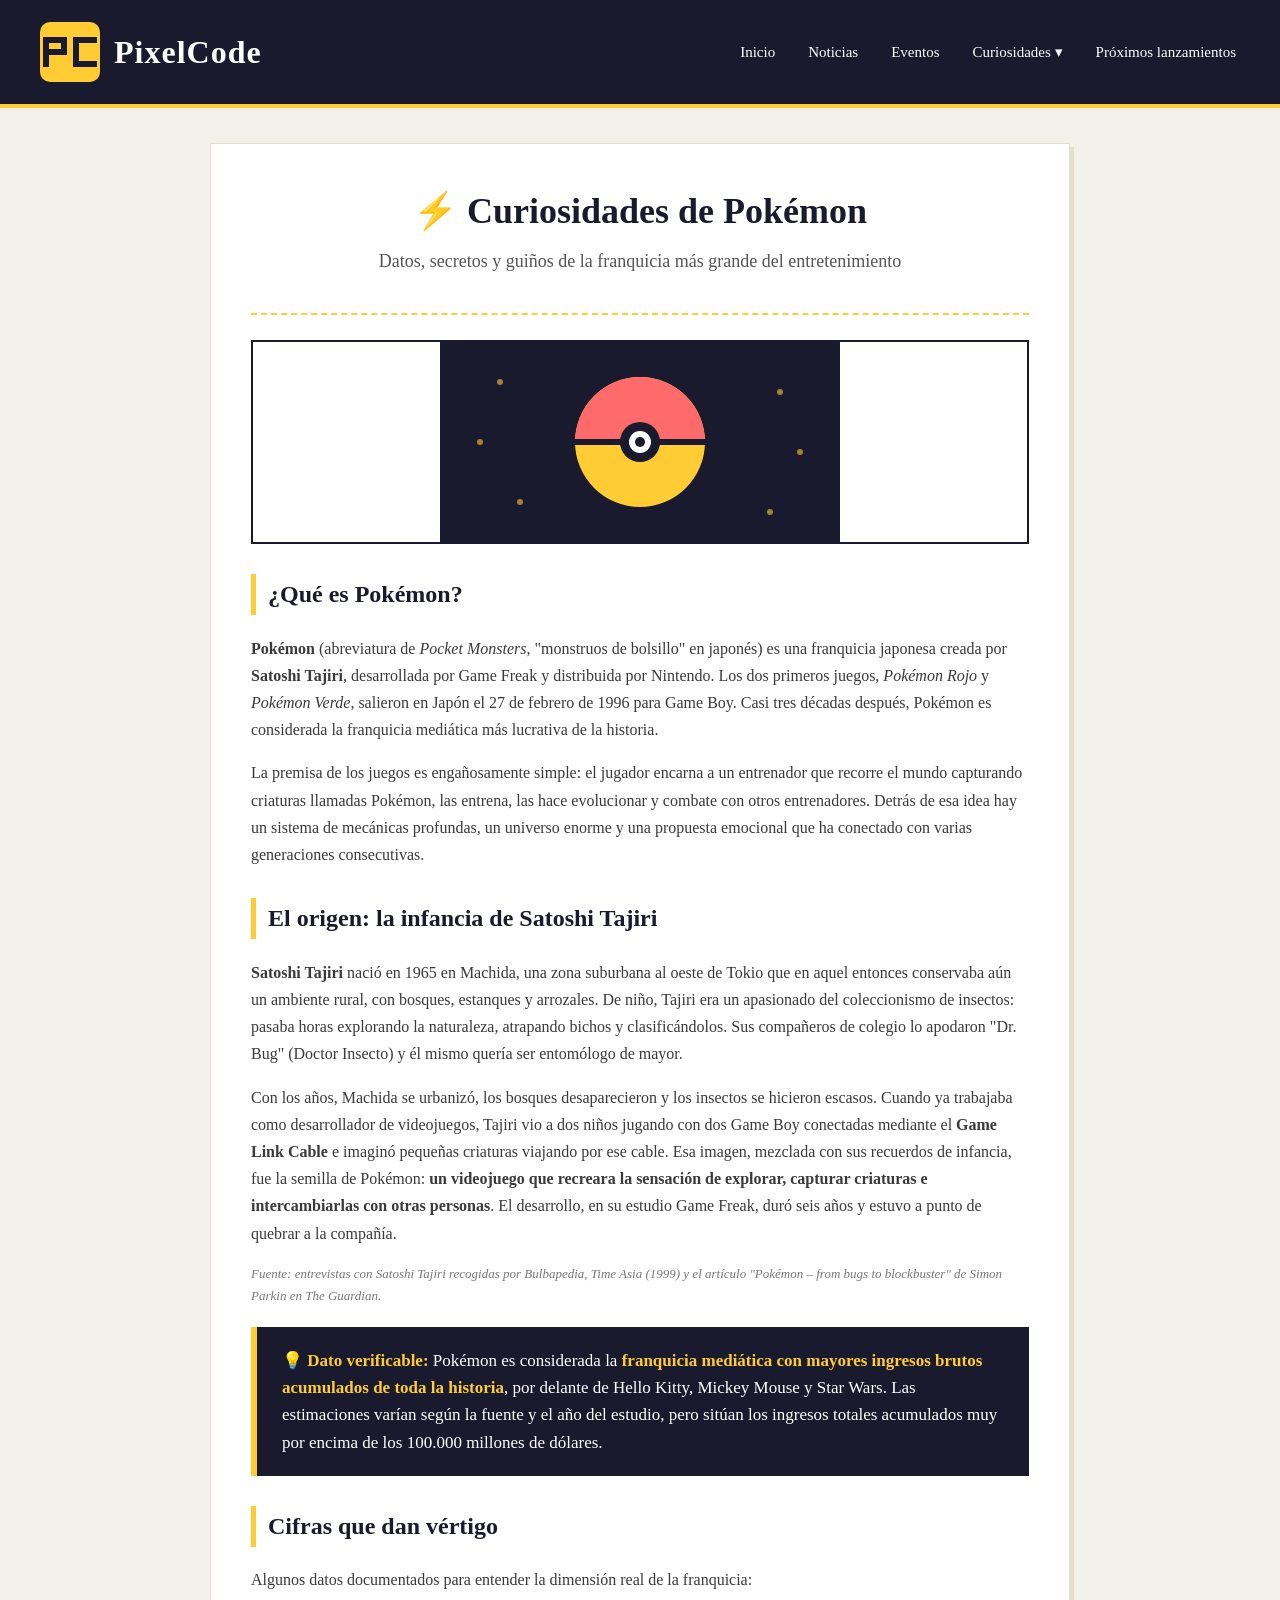
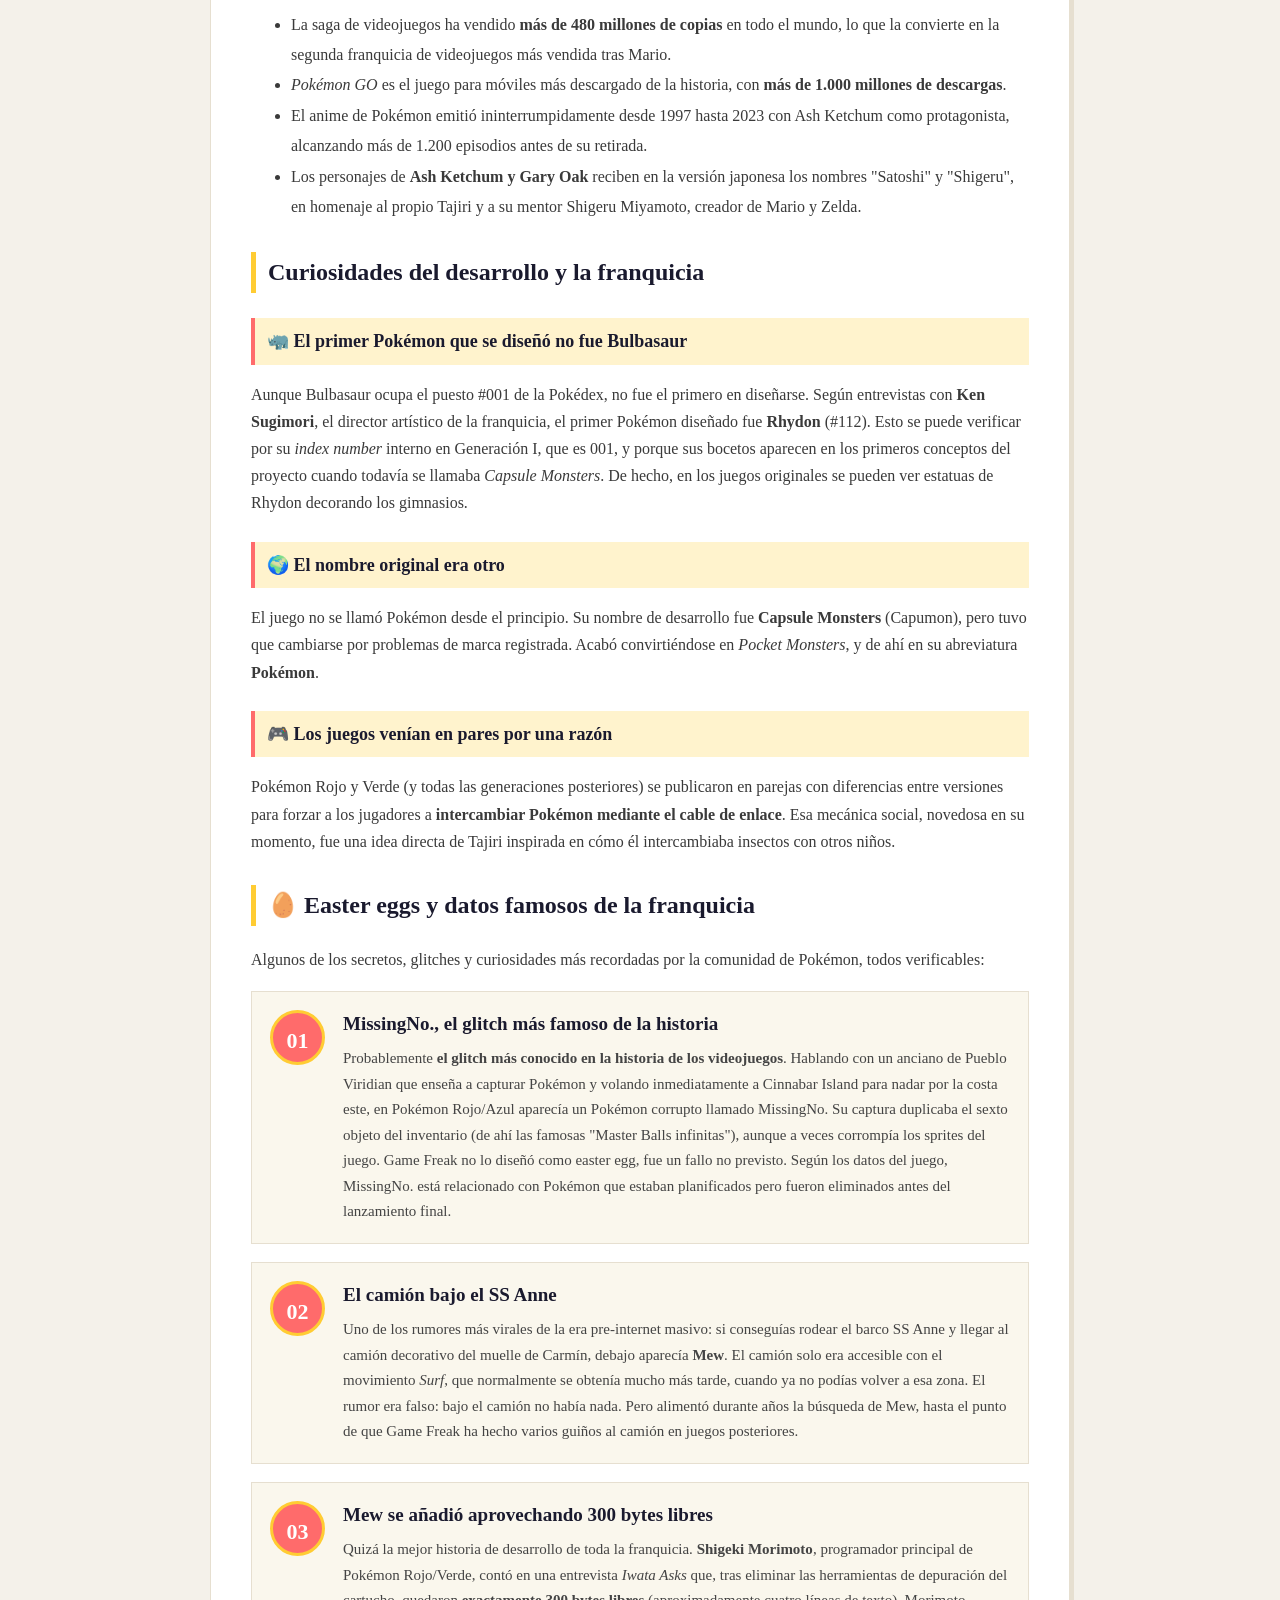
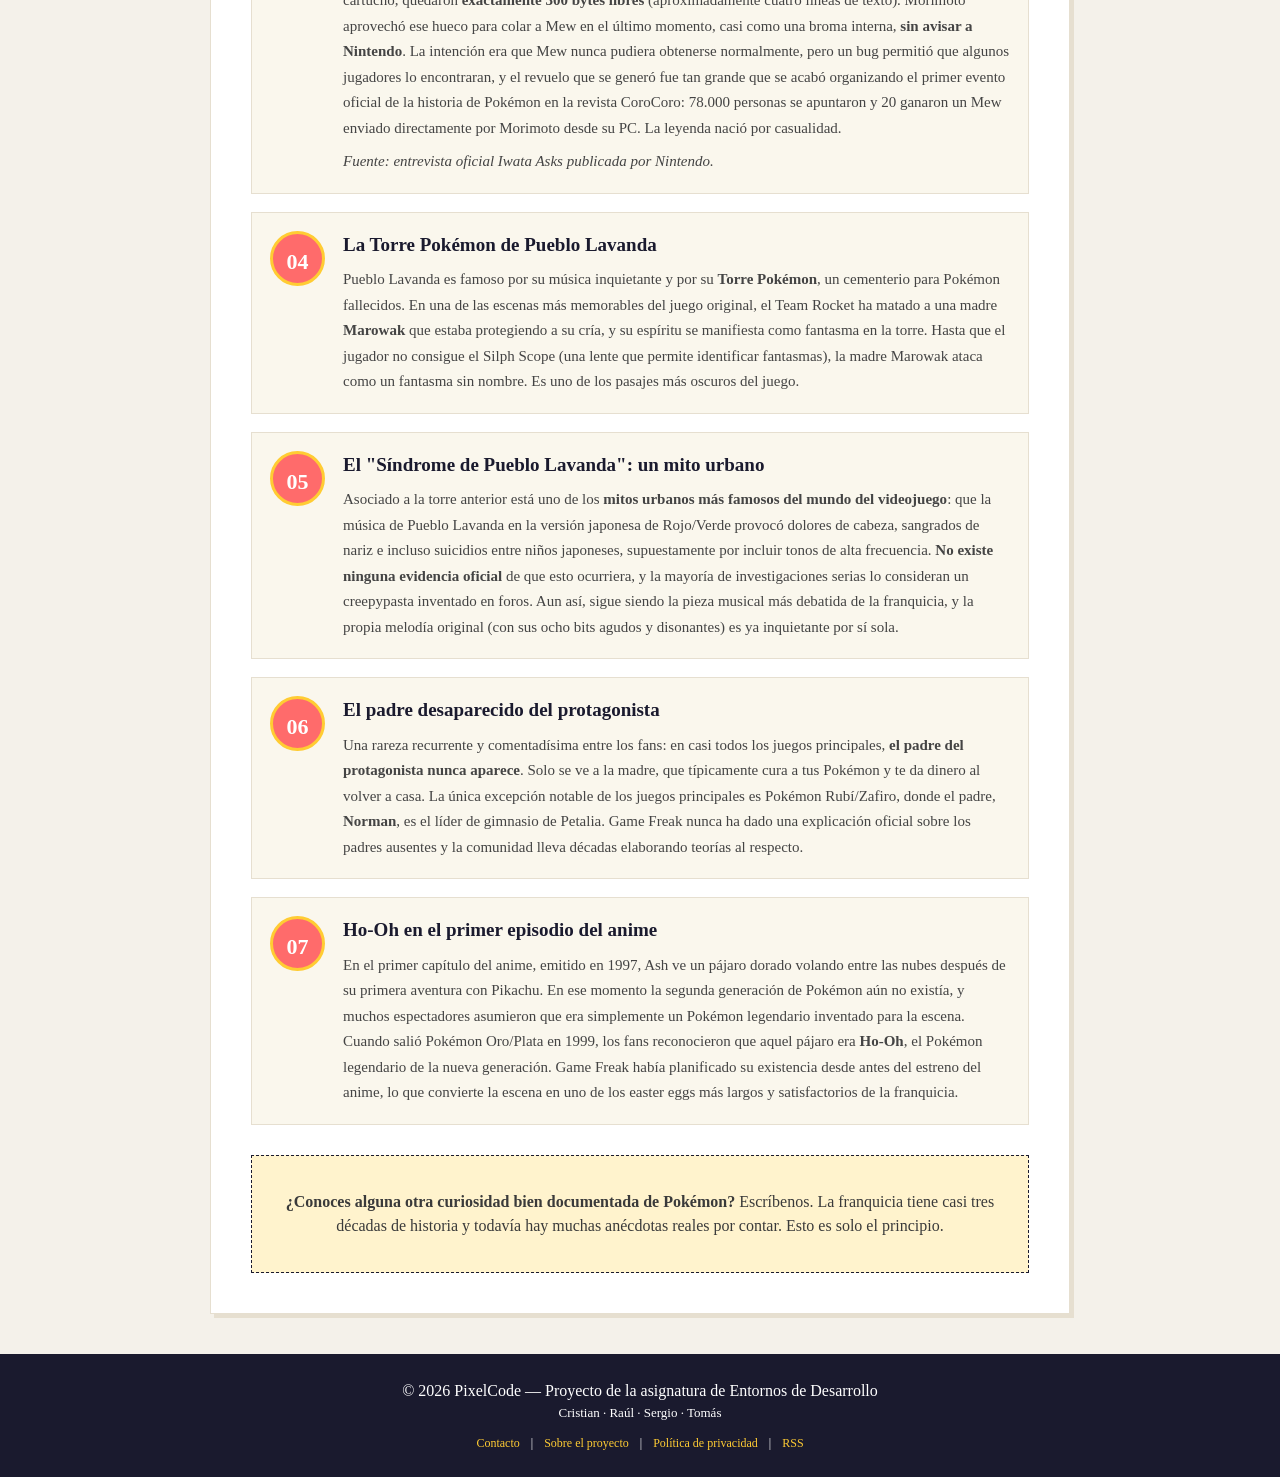
<file: Pokemon/pokemon.html>
<!doctype html>
<html lang="es">
  <head>
    <meta charset="UTF-8" />
    <meta name="viewport" content="width=device-width, initial-scale=1.0" />
    <meta
      name="description"
      content="Curiosidades verificables de Pokémon: origen, anécdotas de desarrollo, glitches famosos y datos de la franquicia."
    />
    <title>Curiosidades de Pokémon - PixelCode</title>
    <link rel="stylesheet" href="estilos-pokemon.css" />
  </head>
  <body>
    <header class="header">
      <a href="../blog.html" class="logo" aria-label="PixelCode - Inicio">
        <svg
          width="60"
          height="60"
          viewBox="0 0 60 60"
          aria-hidden="true"
          focusable="false"
        >
          <rect x="0" y="0" width="60" height="60" rx="10" fill="#ffcc33" />
          <rect x="3" y="15" width="6" height="6" fill="#1a1a2e" />
          <rect x="9" y="15" width="6" height="6" fill="#1a1a2e" />
          <rect x="15" y="15" width="6" height="6" fill="#1a1a2e" />
          <rect x="21" y="15" width="6" height="6" fill="#1a1a2e" />
          <rect x="3" y="21" width="6" height="6" fill="#1a1a2e" />
          <rect x="21" y="21" width="6" height="6" fill="#1a1a2e" />
          <rect x="3" y="27" width="6" height="6" fill="#1a1a2e" />
          <rect x="9" y="27" width="6" height="6" fill="#1a1a2e" />
          <rect x="15" y="27" width="6" height="6" fill="#1a1a2e" />
          <rect x="21" y="27" width="6" height="6" fill="#1a1a2e" />
          <rect x="3" y="33" width="6" height="6" fill="#1a1a2e" />
          <rect x="3" y="39" width="6" height="6" fill="#1a1a2e" />
          <rect x="33" y="15" width="6" height="6" fill="#1a1a2e" />
          <rect x="39" y="15" width="6" height="6" fill="#1a1a2e" />
          <rect x="45" y="15" width="6" height="6" fill="#1a1a2e" />
          <rect x="51" y="15" width="6" height="6" fill="#1a1a2e" />
          <rect x="33" y="21" width="6" height="6" fill="#1a1a2e" />
          <rect x="33" y="27" width="6" height="6" fill="#1a1a2e" />
          <rect x="33" y="33" width="6" height="6" fill="#1a1a2e" />
          <rect x="33" y="39" width="6" height="6" fill="#1a1a2e" />
          <rect x="39" y="39" width="6" height="6" fill="#1a1a2e" />
          <rect x="45" y="39" width="6" height="6" fill="#1a1a2e" />
          <rect x="51" y="39" width="6" height="6" fill="#1a1a2e" />
        </svg>
        <span class="logo-text">PixelCode</span>
      </a>

      <nav class="nav" aria-label="Navegación principal">
        <ul>
          <li><a href="../blog.html">Inicio</a></li>
          <li><a href="../Noticias/noticias.html">Noticias</a></li>
          <li><a href="../eventos.html">Eventos</a></li>
          <li class="dropdown">
            <a href="#" aria-haspopup="true" aria-expanded="false"
              >Curiosidades ▾</a
            >
            <ul class="submenu">
              <li>
                <a href="../Portal_Tomi/portal/portal.html">
                  <svg
                    width="16"
                    height="16"
                    viewBox="0 0 24 24"
                    class="submenu-icon"
                    aria-hidden="true"
                    focusable="false"
                  >
                    <circle
                      cx="12"
                      cy="12"
                      r="10"
                      fill="none"
                      stroke="#ffcc33"
                      stroke-width="1.8"
                    />
                    <circle
                      cx="12"
                      cy="12"
                      r="4"
                      fill="none"
                      stroke="#ffcc33"
                      stroke-width="1.8"
                    />
                    <line
                      x1="12"
                      y1="2"
                      x2="12"
                      y2="8"
                      stroke="#ffcc33"
                      stroke-width="1.8"
                    />
                    <line
                      x1="12"
                      y1="16"
                      x2="12"
                      y2="22"
                      stroke="#ffcc33"
                      stroke-width="1.8"
                    />
                    <line
                      x1="2"
                      y1="12"
                      x2="8"
                      y2="12"
                      stroke="#ffcc33"
                      stroke-width="1.8"
                    />
                    <line
                      x1="16"
                      y1="12"
                      x2="22"
                      y2="12"
                      stroke="#ffcc33"
                      stroke-width="1.8"
                    />
                  </svg>
                  Portal
                </a>
              </li>
              <li>
                <a href="../LOL.html">
                  <svg
                    width="16"
                    height="16"
                    viewBox="0 0 24 24"
                    class="submenu-icon"
                    aria-hidden="true"
                    focusable="false"
                  >
                    <path
                      d="M3 19 L3 9 L7 13 L12 5 L17 13 L21 9 L21 19 Z"
                      fill="#ffcc33"
                    />
                    <circle cx="3" cy="9" r="1.5" fill="#ffcc33" />
                    <circle cx="12" cy="5" r="1.5" fill="#ffcc33" />
                    <circle cx="21" cy="9" r="1.5" fill="#ffcc33" />
                  </svg>
                  LoL
                </a>
              </li>
              <li>
                <a href="pokemon.html">
                  <svg
                    width="16"
                    height="16"
                    viewBox="0 0 24 24"
                    class="submenu-icon"
                    aria-hidden="true"
                    focusable="false"
                  >
                    <circle cx="12" cy="12" r="10" fill="#ffcc33" />
                    <path d="M2 12 A10 10 0 0 1 22 12 Z" fill="#ff6b6b" />
                    <rect x="2" y="11" width="20" height="2" fill="#1a1a2e" />
                    <circle cx="12" cy="12" r="3.2" fill="#1a1a2e" />
                    <circle cx="12" cy="12" r="1.6" fill="white" />
                  </svg>
                  Pokémon
                </a>
              </li>
              <li>
                <a href="../jojos1.html">
                  <svg
                    width="16"
                    height="16"
                    viewBox="0 0 24 24"
                    class="submenu-icon"
                    aria-hidden="true"
                    focusable="false"
                  >
                    <polygon
                      points="12,2 14.6,9 22,9 16,13.5 18.3,21 12,16.5 5.7,21 8,13.5 2,9 9.4,9"
                      fill="#ffcc33"
                    />
                  </svg>
                  JoJos
                </a>
              </li>
            </ul>
          </li>
          <li><a href="../Proximos/proximos.html">Próximos lanzamientos</a></li>
        </ul>
      </nav>
    </header>

    <main class="contenido">
      <section class="hero">
        <h1>⚡ Curiosidades de Pokémon</h1>
        <p class="hero-subtitle">
          Datos, secretos y guiños de la franquicia más grande del
          entretenimiento
        </p>
      </section>

      <figure class="poke-portada">
        <svg
          width="100%"
          height="200"
          viewBox="0 0 400 200"
          aria-hidden="true"
          focusable="false"
        >
          <rect width="400" height="200" fill="#1a1a2e" />
          <circle cx="200" cy="100" r="65" fill="#ffcc33" />
          <path d="M135 100 A65 65 0 0 1 265 100 Z" fill="#ff6b6b" />
          <rect x="135" y="97" width="130" height="6" fill="#1a1a2e" />
          <circle cx="200" cy="100" r="20" fill="#1a1a2e" />
          <circle cx="200" cy="100" r="11" fill="white" />
          <circle cx="200" cy="100" r="5" fill="#1a1a2e" />
          <circle cx="60" cy="40" r="3" fill="#ffcc33" opacity="0.6" />
          <circle cx="340" cy="50" r="3" fill="#ffcc33" opacity="0.6" />
          <circle cx="80" cy="160" r="3" fill="#ffcc33" opacity="0.6" />
          <circle cx="330" cy="170" r="3" fill="#ffcc33" opacity="0.6" />
          <circle cx="40" cy="100" r="3" fill="#ffcc33" opacity="0.6" />
          <circle cx="360" cy="110" r="3" fill="#ffcc33" opacity="0.6" />
        </svg>
      </figure>

      <section class="seccion-intro">
        <h2>¿Qué es Pokémon?</h2>
        <p>
          <strong>Pokémon</strong> (abreviatura de <em>Pocket Monsters</em>,
          "monstruos de bolsillo" en japonés) es una franquicia japonesa creada
          por <strong>Satoshi Tajiri</strong>, desarrollada por Game Freak y
          distribuida por Nintendo. Los dos primeros juegos,
          <em>Pokémon Rojo</em> y <em>Pokémon Verde</em>, salieron en Japón el
          <time datetime="1996-02-27">27 de febrero de 1996</time> para Game
          Boy. Casi tres décadas después, Pokémon es considerada la franquicia
          mediática más lucrativa de la historia.
        </p>
        <p>
          La premisa de los juegos es engañosamente simple: el jugador encarna a
          un entrenador que recorre el mundo capturando criaturas llamadas
          Pokémon, las entrena, las hace evolucionar y combate con otros
          entrenadores. Detrás de esa idea hay un sistema de mecánicas
          profundas, un universo enorme y una propuesta emocional que ha
          conectado con varias generaciones consecutivas.
        </p>
      </section>

      <section class="seccion-intro">
        <h2>El origen: la infancia de Satoshi Tajiri</h2>
        <p>
          <strong>Satoshi Tajiri</strong> nació en 1965 en Machida, una zona
          suburbana al oeste de Tokio que en aquel entonces conservaba aún un
          ambiente rural, con bosques, estanques y arrozales. De niño, Tajiri
          era un apasionado del coleccionismo de insectos: pasaba horas
          explorando la naturaleza, atrapando bichos y clasificándolos. Sus
          compañeros de colegio lo apodaron "Dr. Bug" (Doctor Insecto) y él
          mismo quería ser entomólogo de mayor.
        </p>
        <p>
          Con los años, Machida se urbanizó, los bosques desaparecieron y los
          insectos se hicieron escasos. Cuando ya trabajaba como desarrollador
          de videojuegos, Tajiri vio a dos niños jugando con dos Game Boy
          conectadas mediante el <strong>Game Link Cable</strong> e imaginó
          pequeñas criaturas viajando por ese cable. Esa imagen, mezclada con
          sus recuerdos de infancia, fue la semilla de Pokémon:
          <strong
            >un videojuego que recreara la sensación de explorar, capturar
            criaturas e intercambiarlas con otras personas</strong
          >. El desarrollo, en su estudio Game Freak, duró seis años y estuvo a
          punto de quebrar a la compañía.
        </p>
        <p class="fuente">
          Fuente: entrevistas con Satoshi Tajiri recogidas por Bulbapedia, Time
          Asia (1999) y el artículo "Pokémon – from bugs to blockbuster" de
          Simon Parkin en The Guardian.
        </p>
      </section>

      <aside class="destacado">
        <p>
          💡 <strong>Dato verificable:</strong> Pokémon es considerada la
          <strong
            >franquicia mediática con mayores ingresos brutos acumulados de toda
            la historia</strong
          >, por delante de Hello Kitty, Mickey Mouse y Star Wars. Las
          estimaciones varían según la fuente y el año del estudio, pero sitúan
          los ingresos totales acumulados muy por encima de los 100.000 millones
          de dólares.
        </p>
      </aside>

      <section class="seccion-intro">
        <h2>Cifras que dan vértigo</h2>
        <p>
          Algunos datos documentados para entender la dimensión real de la
          franquicia:
        </p>
        <ul class="lista-cifras">
          <li>
            La saga de videojuegos ha vendido
            <strong>más de 480 millones de copias</strong> en todo el mundo, lo
            que la convierte en la segunda franquicia de videojuegos más vendida
            tras Mario.
          </li>
          <li>
            <em>Pokémon GO</em> es el juego para móviles más descargado de la
            historia, con <strong>más de 1.000 millones de descargas</strong>.
          </li>
          <li>
            El anime de Pokémon emitió ininterrumpidamente desde 1997 hasta 2023
            con Ash Ketchum como protagonista, alcanzando más de 1.200 episodios
            antes de su retirada.
          </li>
          <li>
            Los personajes de <strong>Ash Ketchum y Gary Oak</strong> reciben en
            la versión japonesa los nombres "Satoshi" y "Shigeru", en homenaje
            al propio Tajiri y a su mentor Shigeru Miyamoto, creador de Mario y
            Zelda.
          </li>
        </ul>
      </section>

      <section class="seccion-intro">
        <h2>Curiosidades del desarrollo y la franquicia</h2>

        <h3 class="curiosidad-titulo">
          🦏 El primer Pokémon que se diseñó no fue Bulbasaur
        </h3>
        <p>
          Aunque Bulbasaur ocupa el puesto #001 de la Pokédex, no fue el primero
          en diseñarse. Según entrevistas con
          <strong>Ken Sugimori</strong>, el director artístico de la franquicia,
          el primer Pokémon diseñado fue <strong>Rhydon</strong> (#112). Esto se
          puede verificar por su <em>index number</em> interno en Generación I,
          que es 001, y porque sus bocetos aparecen en los primeros conceptos
          del proyecto cuando todavía se llamaba <em>Capsule Monsters</em>. De
          hecho, en los juegos originales se pueden ver estatuas de Rhydon
          decorando los gimnasios.
        </p>

        <h3 class="curiosidad-titulo">🌍 El nombre original era otro</h3>
        <p>
          El juego no se llamó Pokémon desde el principio. Su nombre de
          desarrollo fue <strong>Capsule Monsters</strong> (Capumon), pero tuvo
          que cambiarse por problemas de marca registrada. Acabó convirtiéndose
          en <em>Pocket Monsters</em>, y de ahí en su abreviatura
          <strong>Pokémon</strong>.
        </p>

        <h3 class="curiosidad-titulo">
          🎮 Los juegos venían en pares por una razón
        </h3>
        <p>
          Pokémon Rojo y Verde (y todas las generaciones posteriores) se
          publicaron en parejas con diferencias entre versiones para forzar a
          los jugadores a
          <strong>intercambiar Pokémon mediante el cable de enlace</strong>. Esa
          mecánica social, novedosa en su momento, fue una idea directa de
          Tajiri inspirada en cómo él intercambiaba insectos con otros niños.
        </p>
      </section>

      <section class="seccion-intro">
        <h2>🥚 Easter eggs y datos famosos de la franquicia</h2>
        <p>
          Algunos de los secretos, glitches y curiosidades más recordadas por la
          comunidad de Pokémon, todos verificables:
        </p>
      </section>

      <article class="easter-egg">
        <div class="easter-numero" aria-hidden="true">01</div>
        <div class="easter-contenido">
          <h3>MissingNo., el glitch más famoso de la historia</h3>
          <p>
            Probablemente
            <strong
              >el glitch más conocido en la historia de los videojuegos</strong
            >. Hablando con un anciano de Pueblo Viridian que enseña a capturar
            Pokémon y volando inmediatamente a Cinnabar Island para nadar por la
            costa este, en Pokémon Rojo/Azul aparecía un Pokémon corrupto
            llamado MissingNo. Su captura duplicaba el sexto objeto del
            inventario (de ahí las famosas "Master Balls infinitas"), aunque a
            veces corrompía los sprites del juego. Game Freak no lo diseñó como
            easter egg, fue un fallo no previsto. Según los datos del juego,
            MissingNo. está relacionado con Pokémon que estaban planificados
            pero fueron eliminados antes del lanzamiento final.
          </p>
        </div>
      </article>

      <article class="easter-egg">
        <div class="easter-numero" aria-hidden="true">02</div>
        <div class="easter-contenido">
          <h3>El camión bajo el SS Anne</h3>
          <p>
            Uno de los rumores más virales de la era pre-internet masivo: si
            conseguías rodear el barco SS Anne y llegar al camión decorativo del
            muelle de Carmín, debajo aparecía <strong>Mew</strong>. El camión
            solo era accesible con el movimiento <em>Surf</em>, que normalmente
            se obtenía mucho más tarde, cuando ya no podías volver a esa zona.
            El rumor era falso: bajo el camión no había nada. Pero alimentó
            durante años la búsqueda de Mew, hasta el punto de que Game Freak ha
            hecho varios guiños al camión en juegos posteriores.
          </p>
        </div>
      </article>

      <article class="easter-egg">
        <div class="easter-numero" aria-hidden="true">03</div>
        <div class="easter-contenido">
          <h3>Mew se añadió aprovechando 300 bytes libres</h3>
          <p>
            Quizá la mejor historia de desarrollo de toda la franquicia.
            <strong>Shigeki Morimoto</strong>, programador principal de Pokémon
            Rojo/Verde, contó en una entrevista <em>Iwata Asks</em>
            que, tras eliminar las herramientas de depuración del cartucho,
            quedaron
            <strong>exactamente 300 bytes libres</strong> (aproximadamente
            cuatro líneas de texto). Morimoto aprovechó ese hueco para colar a
            Mew en el último momento, casi como una broma interna,
            <strong>sin avisar a Nintendo</strong>. La intención era que Mew
            nunca pudiera obtenerse normalmente, pero un bug permitió que
            algunos jugadores lo encontraran, y el revuelo que se generó fue tan
            grande que se acabó organizando el primer evento oficial de la
            historia de Pokémon en la revista CoroCoro: 78.000 personas se
            apuntaron y 20 ganaron un Mew enviado directamente por Morimoto
            desde su PC. La leyenda nació por casualidad.
          </p>
          <p class="fuente">
            Fuente: entrevista oficial Iwata Asks publicada por Nintendo.
          </p>
        </div>
      </article>

      <article class="easter-egg">
        <div class="easter-numero" aria-hidden="true">04</div>
        <div class="easter-contenido">
          <h3>La Torre Pokémon de Pueblo Lavanda</h3>
          <p>
            Pueblo Lavanda es famoso por su música inquietante y por su
            <strong>Torre Pokémon</strong>, un cementerio para Pokémon
            fallecidos. En una de las escenas más memorables del juego original,
            el Team Rocket ha matado a una madre <strong>Marowak</strong> que
            estaba protegiendo a su cría, y su espíritu se manifiesta como
            fantasma en la torre. Hasta que el jugador no consigue el Silph
            Scope (una lente que permite identificar fantasmas), la madre
            Marowak ataca como un fantasma sin nombre. Es uno de los pasajes más
            oscuros del juego.
          </p>
        </div>
      </article>

      <article class="easter-egg">
        <div class="easter-numero" aria-hidden="true">05</div>
        <div class="easter-contenido">
          <h3>El "Síndrome de Pueblo Lavanda": un mito urbano</h3>
          <p>
            Asociado a la torre anterior está uno de los
            <strong>mitos urbanos más famosos del mundo del videojuego</strong>:
            que la música de Pueblo Lavanda en la versión japonesa de Rojo/Verde
            provocó dolores de cabeza, sangrados de nariz e incluso suicidios
            entre niños japoneses, supuestamente por incluir tonos de alta
            frecuencia. <strong>No existe ninguna evidencia oficial</strong> de
            que esto ocurriera, y la mayoría de investigaciones serias lo
            consideran un creepypasta inventado en foros. Aun así, sigue siendo
            la pieza musical más debatida de la franquicia, y la propia melodía
            original (con sus ocho bits agudos y disonantes) es ya inquietante
            por sí sola.
          </p>
        </div>
      </article>

      <article class="easter-egg">
        <div class="easter-numero" aria-hidden="true">06</div>
        <div class="easter-contenido">
          <h3>El padre desaparecido del protagonista</h3>
          <p>
            Una rareza recurrente y comentadísima entre los fans: en casi todos
            los juegos principales,
            <strong>el padre del protagonista nunca aparece</strong>. Solo se ve
            a la madre, que típicamente cura a tus Pokémon y te da dinero al
            volver a casa. La única excepción notable de los juegos principales
            es Pokémon Rubí/Zafiro, donde el padre, <strong>Norman</strong>, es
            el líder de gimnasio de Petalia. Game Freak nunca ha dado una
            explicación oficial sobre los padres ausentes y la comunidad lleva
            décadas elaborando teorías al respecto.
          </p>
        </div>
      </article>

      <article class="easter-egg">
        <div class="easter-numero" aria-hidden="true">07</div>
        <div class="easter-contenido">
          <h3>Ho-Oh en el primer episodio del anime</h3>
          <p>
            En el primer capítulo del anime, emitido en 1997, Ash ve un pájaro
            dorado volando entre las nubes después de su primera aventura con
            Pikachu. En ese momento la segunda generación de Pokémon aún no
            existía, y muchos espectadores asumieron que era simplemente un
            Pokémon legendario inventado para la escena. Cuando salió Pokémon
            Oro/Plata en 1999, los fans reconocieron que aquel pájaro era
            <strong>Ho-Oh</strong>, el Pokémon legendario de la nueva
            generación. Game Freak había planificado su existencia desde antes
            del estreno del anime, lo que convierte la escena en uno de los
            easter eggs más largos y satisfactorios de la franquicia.
          </p>
        </div>
      </article>

      <aside class="cta">
        <p>
          <strong
            >¿Conoces alguna otra curiosidad bien documentada de
            Pokémon?</strong
          >
          Escríbenos. La franquicia tiene casi tres décadas de historia y
          todavía hay muchas anécdotas reales por contar. Esto es solo el
          principio.
        </p>
      </aside>
    </main>

    <footer class="footer">
      <p>
        © 2026 PixelCode — Proyecto de la asignatura de Entornos de Desarrollo
      </p>
      <p class="footer-autores">Cristian · Raúl · Sergio · Tomás</p>
      <nav class="footer-nav" aria-label="Enlaces de pie de página">
        <a href="#">Contacto</a> | <a href="#">Sobre el proyecto</a> |
        <a href="#">Política de privacidad</a> |
        <a href="#">RSS</a>
      </nav>
    </footer>
  </body>
</html>
</file>
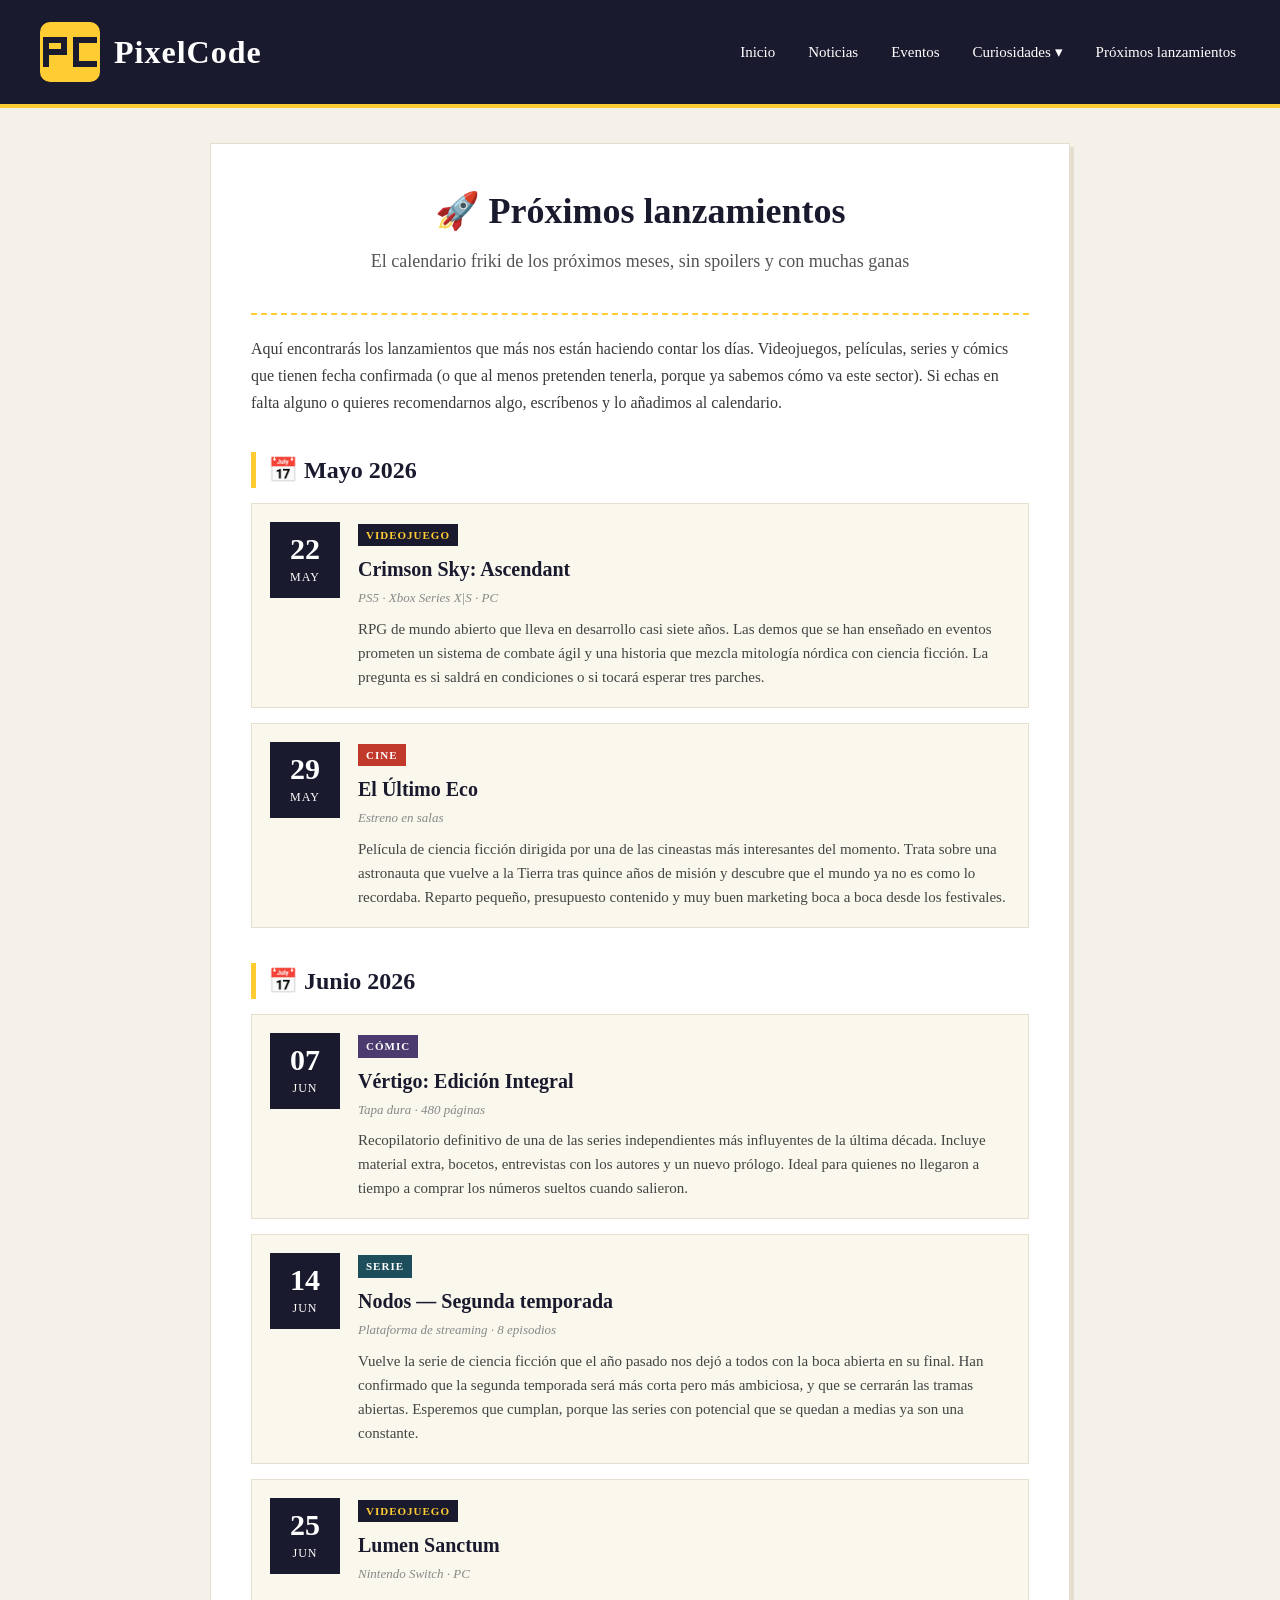
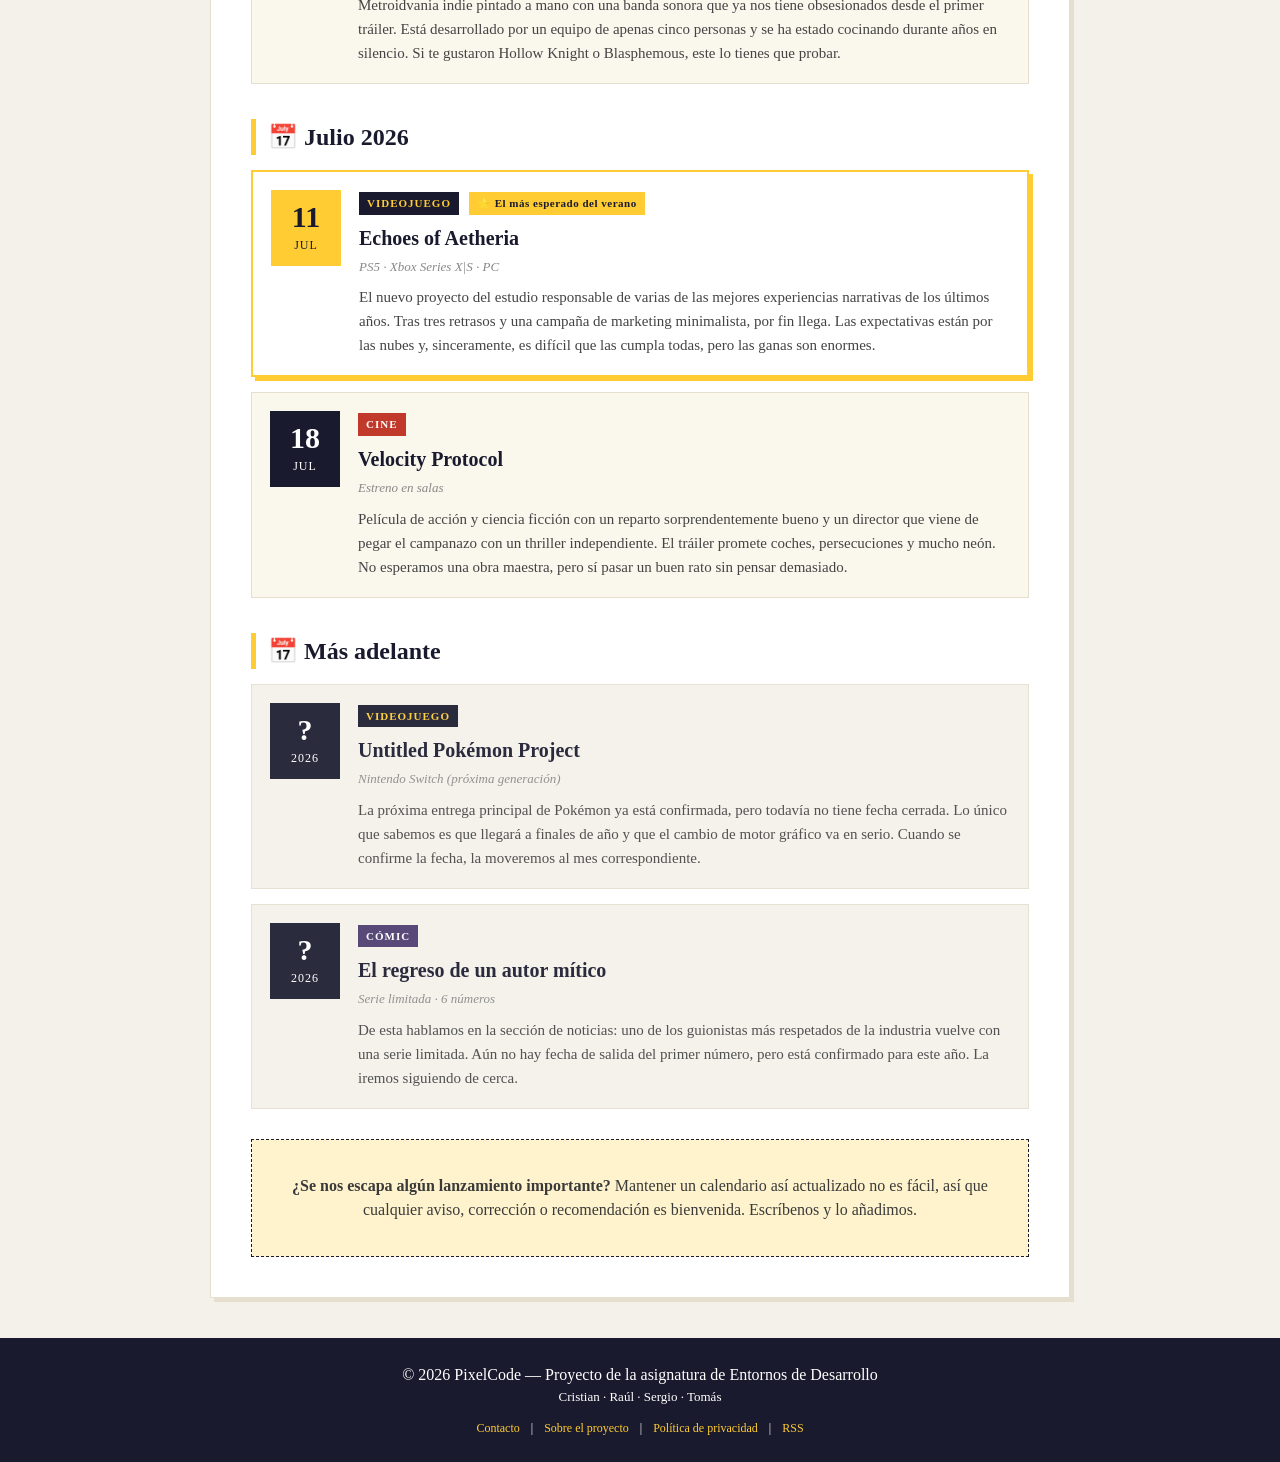
<file: Proximos/proximos.html>
<!doctype html>
<html lang="es">
  <head>
    <meta charset="UTF-8" />
    <meta name="viewport" content="width=device-width, initial-scale=1.0" />
    <meta
      name="description"
      content="Calendario de próximos lanzamientos friki: videojuegos, películas, series y cómics con fechas confirmadas."
    />
    <title>Próximos lanzamientos - PixelCode</title>
    <link rel="stylesheet" href="estilos-proximos.css" />
  </head>
  <body>
    <header class="header">
      <a href="../blog.html" class="logo" aria-label="PixelCode - Inicio">
        <svg
          width="60"
          height="60"
          viewBox="0 0 60 60"
          aria-hidden="true"
          focusable="false"
        >
          <rect x="0" y="0" width="60" height="60" rx="10" fill="#ffcc33" />
          <rect x="3" y="15" width="6" height="6" fill="#1a1a2e" />
          <rect x="9" y="15" width="6" height="6" fill="#1a1a2e" />
          <rect x="15" y="15" width="6" height="6" fill="#1a1a2e" />
          <rect x="21" y="15" width="6" height="6" fill="#1a1a2e" />
          <rect x="3" y="21" width="6" height="6" fill="#1a1a2e" />
          <rect x="21" y="21" width="6" height="6" fill="#1a1a2e" />
          <rect x="3" y="27" width="6" height="6" fill="#1a1a2e" />
          <rect x="9" y="27" width="6" height="6" fill="#1a1a2e" />
          <rect x="15" y="27" width="6" height="6" fill="#1a1a2e" />
          <rect x="21" y="27" width="6" height="6" fill="#1a1a2e" />
          <rect x="3" y="33" width="6" height="6" fill="#1a1a2e" />
          <rect x="3" y="39" width="6" height="6" fill="#1a1a2e" />
          <rect x="33" y="15" width="6" height="6" fill="#1a1a2e" />
          <rect x="39" y="15" width="6" height="6" fill="#1a1a2e" />
          <rect x="45" y="15" width="6" height="6" fill="#1a1a2e" />
          <rect x="51" y="15" width="6" height="6" fill="#1a1a2e" />
          <rect x="33" y="21" width="6" height="6" fill="#1a1a2e" />
          <rect x="33" y="27" width="6" height="6" fill="#1a1a2e" />
          <rect x="33" y="33" width="6" height="6" fill="#1a1a2e" />
          <rect x="33" y="39" width="6" height="6" fill="#1a1a2e" />
          <rect x="39" y="39" width="6" height="6" fill="#1a1a2e" />
          <rect x="45" y="39" width="6" height="6" fill="#1a1a2e" />
          <rect x="51" y="39" width="6" height="6" fill="#1a1a2e" />
        </svg>
        <span class="logo-text">PixelCode</span>
      </a>

      <nav class="nav" aria-label="Navegación principal">
        <ul>
          <li><a href="../blog.html">Inicio</a></li>
          <li><a href="../Noticias/noticias.html">Noticias</a></li>
          <li><a href="../eventos.html">Eventos</a></li>
          <li class="dropdown">
            <a href="#" aria-haspopup="true" aria-expanded="false"
              >Curiosidades ▾</a
            >
            <ul class="submenu">
              <li>
                <a href="../Portal_Tomi/portal/portal.html">
                  <svg
                    width="16"
                    height="16"
                    viewBox="0 0 24 24"
                    class="submenu-icon"
                    aria-hidden="true"
                    focusable="false"
                  >
                    <circle
                      cx="12"
                      cy="12"
                      r="10"
                      fill="none"
                      stroke="#ffcc33"
                      stroke-width="1.8"
                    />
                    <circle
                      cx="12"
                      cy="12"
                      r="4"
                      fill="none"
                      stroke="#ffcc33"
                      stroke-width="1.8"
                    />
                    <line
                      x1="12"
                      y1="2"
                      x2="12"
                      y2="8"
                      stroke="#ffcc33"
                      stroke-width="1.8"
                    />
                    <line
                      x1="12"
                      y1="16"
                      x2="12"
                      y2="22"
                      stroke="#ffcc33"
                      stroke-width="1.8"
                    />
                    <line
                      x1="2"
                      y1="12"
                      x2="8"
                      y2="12"
                      stroke="#ffcc33"
                      stroke-width="1.8"
                    />
                    <line
                      x1="16"
                      y1="12"
                      x2="22"
                      y2="12"
                      stroke="#ffcc33"
                      stroke-width="1.8"
                    />
                  </svg>
                  Portal
                </a>
              </li>
              <li>
                <a href="../LOL.html">
                  <svg
                    width="16"
                    height="16"
                    viewBox="0 0 24 24"
                    class="submenu-icon"
                    aria-hidden="true"
                    focusable="false"
                  >
                    <path
                      d="M3 19 L3 9 L7 13 L12 5 L17 13 L21 9 L21 19 Z"
                      fill="#ffcc33"
                    />
                    <circle cx="3" cy="9" r="1.5" fill="#ffcc33" />
                    <circle cx="12" cy="5" r="1.5" fill="#ffcc33" />
                    <circle cx="21" cy="9" r="1.5" fill="#ffcc33" />
                  </svg>
                  LoL
                </a>
              </li>
              <li>
                <a href="../Pokemon/pokemon.html">
                  <svg
                    width="16"
                    height="16"
                    viewBox="0 0 24 24"
                    class="submenu-icon"
                    aria-hidden="true"
                    focusable="false"
                  >
                    <circle cx="12" cy="12" r="10" fill="#ffcc33" />
                    <path d="M2 12 A10 10 0 0 1 22 12 Z" fill="#ff6b6b" />
                    <rect x="2" y="11" width="20" height="2" fill="#1a1a2e" />
                    <circle cx="12" cy="12" r="3.2" fill="#1a1a2e" />
                    <circle cx="12" cy="12" r="1.6" fill="white" />
                  </svg>
                  Pokémon
                </a>
              </li>
              <li>
                <a href="../jojos1.html">
                  <svg
                    width="16"
                    height="16"
                    viewBox="0 0 24 24"
                    class="submenu-icon"
                    aria-hidden="true"
                    focusable="false"
                  >
                    <polygon
                      points="12,2 14.6,9 22,9 16,13.5 18.3,21 12,16.5 5.7,21 8,13.5 2,9 9.4,9"
                      fill="#ffcc33"
                    />
                  </svg>
                  JoJos
                </a>
              </li>
            </ul>
          </li>
          <li><a href="proximos.html">Próximos lanzamientos</a></li>
        </ul>
      </nav>
    </header>

    <main class="contenido">
      <section class="hero">
        <h1>🚀 Próximos lanzamientos</h1>
        <p class="hero-subtitle">
          El calendario friki de los próximos meses, sin spoilers y con muchas
          ganas
        </p>
      </section>

      <section class="seccion-intro">
        <p>
          Aquí encontrarás los lanzamientos que más nos están haciendo contar
          los días. Videojuegos, películas, series y cómics que tienen fecha
          confirmada (o que al menos pretenden tenerla, porque ya sabemos cómo
          va este sector). Si echas en falta alguno o quieres recomendarnos
          algo, escríbenos y lo añadimos al calendario.
        </p>
      </section>

      <section class="mes-grupo">
        <h2 class="mes-titulo">📅 Mayo 2026</h2>

        <article class="lanzamiento">
          <time class="lanzamiento-fecha" datetime="2026-05-22">
            <span class="dia">22</span>
            <span class="mes-abrev">MAY</span>
          </time>
          <div class="lanzamiento-info">
            <span class="tipo tipo-videojuego">VIDEOJUEGO</span>
            <h3>Crimson Sky: Ascendant</h3>
            <p class="plataforma">PS5 · Xbox Series X|S · PC</p>
            <p>
              RPG de mundo abierto que lleva en desarrollo casi siete años. Las
              demos que se han enseñado en eventos prometen un sistema de
              combate ágil y una historia que mezcla mitología nórdica con
              ciencia ficción. La pregunta es si saldrá en condiciones o si
              tocará esperar tres parches.
            </p>
          </div>
        </article>

        <article class="lanzamiento">
          <time class="lanzamiento-fecha" datetime="2026-05-29">
            <span class="dia">29</span>
            <span class="mes-abrev">MAY</span>
          </time>
          <div class="lanzamiento-info">
            <span class="tipo tipo-cine">CINE</span>
            <h3>El Último Eco</h3>
            <p class="plataforma">Estreno en salas</p>
            <p>
              Película de ciencia ficción dirigida por una de las cineastas más
              interesantes del momento. Trata sobre una astronauta que vuelve a
              la Tierra tras quince años de misión y descubre que el mundo ya no
              es como lo recordaba. Reparto pequeño, presupuesto contenido y muy
              buen marketing boca a boca desde los festivales.
            </p>
          </div>
        </article>
      </section>

      <section class="mes-grupo">
        <h2 class="mes-titulo">📅 Junio 2026</h2>

        <article class="lanzamiento">
          <time class="lanzamiento-fecha" datetime="2026-06-07">
            <span class="dia">07</span>
            <span class="mes-abrev">JUN</span>
          </time>
          <div class="lanzamiento-info">
            <span class="tipo tipo-comic">CÓMIC</span>
            <h3>Vértigo: Edición Integral</h3>
            <p class="plataforma">Tapa dura · 480 páginas</p>
            <p>
              Recopilatorio definitivo de una de las series independientes más
              influyentes de la última década. Incluye material extra, bocetos,
              entrevistas con los autores y un nuevo prólogo. Ideal para quienes
              no llegaron a tiempo a comprar los números sueltos cuando
              salieron.
            </p>
          </div>
        </article>

        <article class="lanzamiento">
          <time class="lanzamiento-fecha" datetime="2026-06-14">
            <span class="dia">14</span>
            <span class="mes-abrev">JUN</span>
          </time>
          <div class="lanzamiento-info">
            <span class="tipo tipo-serie">SERIE</span>
            <h3>Nodos — Segunda temporada</h3>
            <p class="plataforma">Plataforma de streaming · 8 episodios</p>
            <p>
              Vuelve la serie de ciencia ficción que el año pasado nos dejó a
              todos con la boca abierta en su final. Han confirmado que la
              segunda temporada será más corta pero más ambiciosa, y que se
              cerrarán las tramas abiertas. Esperemos que cumplan, porque las
              series con potencial que se quedan a medias ya son una constante.
            </p>
          </div>
        </article>

        <article class="lanzamiento">
          <time class="lanzamiento-fecha" datetime="2026-06-25">
            <span class="dia">25</span>
            <span class="mes-abrev">JUN</span>
          </time>
          <div class="lanzamiento-info">
            <span class="tipo tipo-videojuego">VIDEOJUEGO</span>
            <h3>Lumen Sanctum</h3>
            <p class="plataforma">Nintendo Switch · PC</p>
            <p>
              Metroidvania indie pintado a mano con una banda sonora que ya nos
              tiene obsesionados desde el primer tráiler. Está desarrollado por
              un equipo de apenas cinco personas y se ha estado cocinando
              durante años en silencio. Si te gustaron Hollow Knight o
              Blasphemous, este lo tienes que probar.
            </p>
          </div>
        </article>
      </section>

      <section class="mes-grupo">
        <h2 class="mes-titulo">📅 Julio 2026</h2>

        <article class="lanzamiento destacado-lanzamiento">
          <time
            class="lanzamiento-fecha lanzamiento-fecha-destacada"
            datetime="2026-07-11"
          >
            <span class="dia">11</span>
            <span class="mes-abrev">JUL</span>
          </time>
          <div class="lanzamiento-info">
            <span class="tipo tipo-videojuego">VIDEOJUEGO</span>
            <span class="badge-destacado">⭐ El más esperado del verano</span>
            <h3>Echoes of Aetheria</h3>
            <p class="plataforma">PS5 · Xbox Series X|S · PC</p>
            <p>
              El nuevo proyecto del estudio responsable de varias de las mejores
              experiencias narrativas de los últimos años. Tras tres retrasos y
              una campaña de marketing minimalista, por fin llega. Las
              expectativas están por las nubes y, sinceramente, es difícil que
              las cumpla todas, pero las ganas son enormes.
            </p>
          </div>
        </article>

        <article class="lanzamiento">
          <time class="lanzamiento-fecha" datetime="2026-07-18">
            <span class="dia">18</span>
            <span class="mes-abrev">JUL</span>
          </time>
          <div class="lanzamiento-info">
            <span class="tipo tipo-cine">CINE</span>
            <h3>Velocity Protocol</h3>
            <p class="plataforma">Estreno en salas</p>
            <p>
              Película de acción y ciencia ficción con un reparto
              sorprendentemente bueno y un director que viene de pegar el
              campanazo con un thriller independiente. El tráiler promete
              coches, persecuciones y mucho neón. No esperamos una obra maestra,
              pero sí pasar un buen rato sin pensar demasiado.
            </p>
          </div>
        </article>
      </section>

      <section class="mes-grupo">
        <h2 class="mes-titulo">📅 Más adelante</h2>

        <article class="lanzamiento sin-fecha">
          <time class="lanzamiento-fecha" datetime="2026">
            <span class="dia">?</span>
            <span class="mes-abrev">2026</span>
          </time>
          <div class="lanzamiento-info">
            <span class="tipo tipo-videojuego">VIDEOJUEGO</span>
            <h3>Untitled Pokémon Project</h3>
            <p class="plataforma">Nintendo Switch (próxima generación)</p>
            <p>
              La próxima entrega principal de Pokémon ya está confirmada, pero
              todavía no tiene fecha cerrada. Lo único que sabemos es que
              llegará a finales de año y que el cambio de motor gráfico va en
              serio. Cuando se confirme la fecha, la moveremos al mes
              correspondiente.
            </p>
          </div>
        </article>

        <article class="lanzamiento sin-fecha">
          <time class="lanzamiento-fecha" datetime="2026">
            <span class="dia">?</span>
            <span class="mes-abrev">2026</span>
          </time>
          <div class="lanzamiento-info">
            <span class="tipo tipo-comic">CÓMIC</span>
            <h3>El regreso de un autor mítico</h3>
            <p class="plataforma">Serie limitada · 6 números</p>
            <p>
              De esta hablamos en la sección de noticias: uno de los guionistas
              más respetados de la industria vuelve con una serie limitada. Aún
              no hay fecha de salida del primer número, pero está confirmado
              para este año. La iremos siguiendo de cerca.
            </p>
          </div>
        </article>
      </section>

      <aside class="cta">
        <p>
          <strong>¿Se nos escapa algún lanzamiento importante?</strong>
          Mantener un calendario así actualizado no es fácil, así que cualquier
          aviso, corrección o recomendación es bienvenida. Escríbenos y lo
          añadimos.
        </p>
      </aside>
    </main>

    <footer class="footer">
      <p>
        © 2026 PixelCode — Proyecto de la asignatura de Entornos de Desarrollo
      </p>
      <p class="footer-autores">Cristian · Raúl · Sergio · Tomás</p>
      <nav class="footer-nav" aria-label="Enlaces de pie de página">
        <a href="#">Contacto</a> | <a href="#">Sobre el proyecto</a> |
        <a href="#">Política de privacidad</a> |
        <a href="#">RSS</a>
      </nav>
    </footer>
  </body>
</html>
</file>
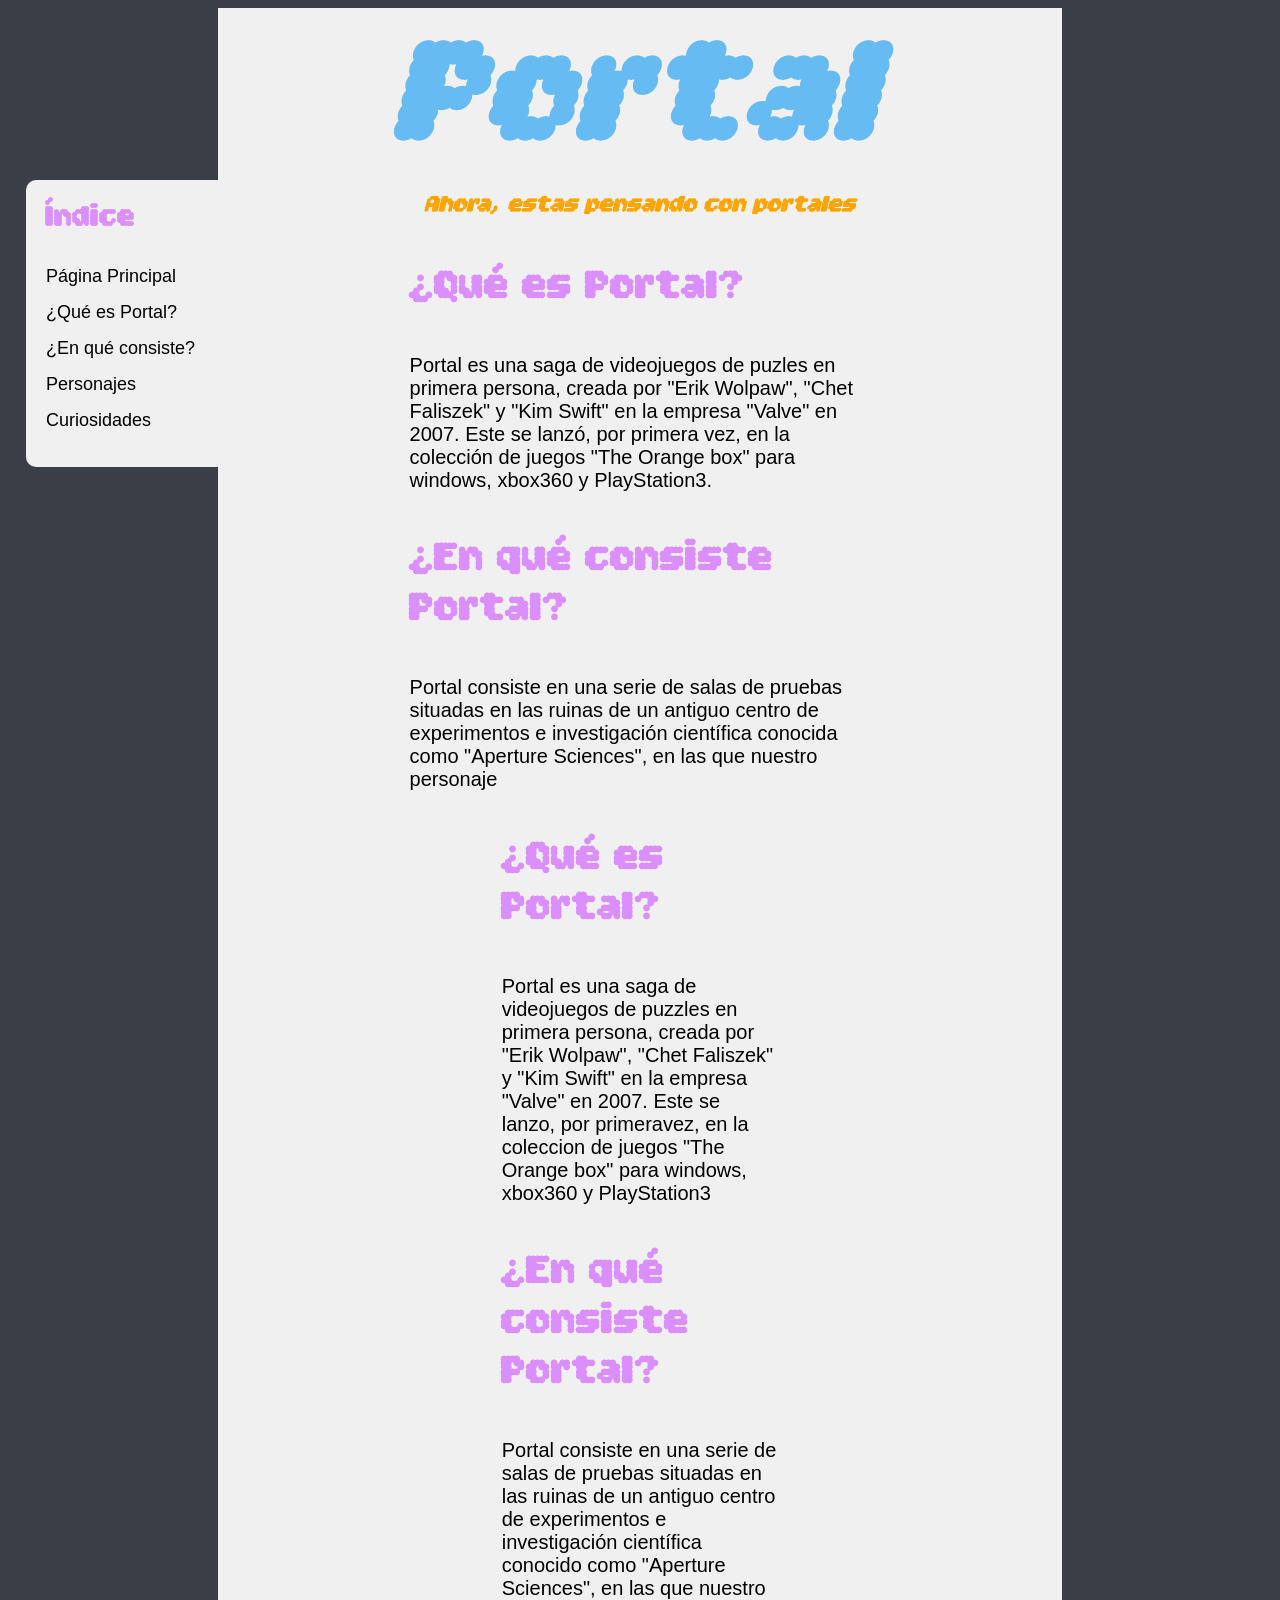
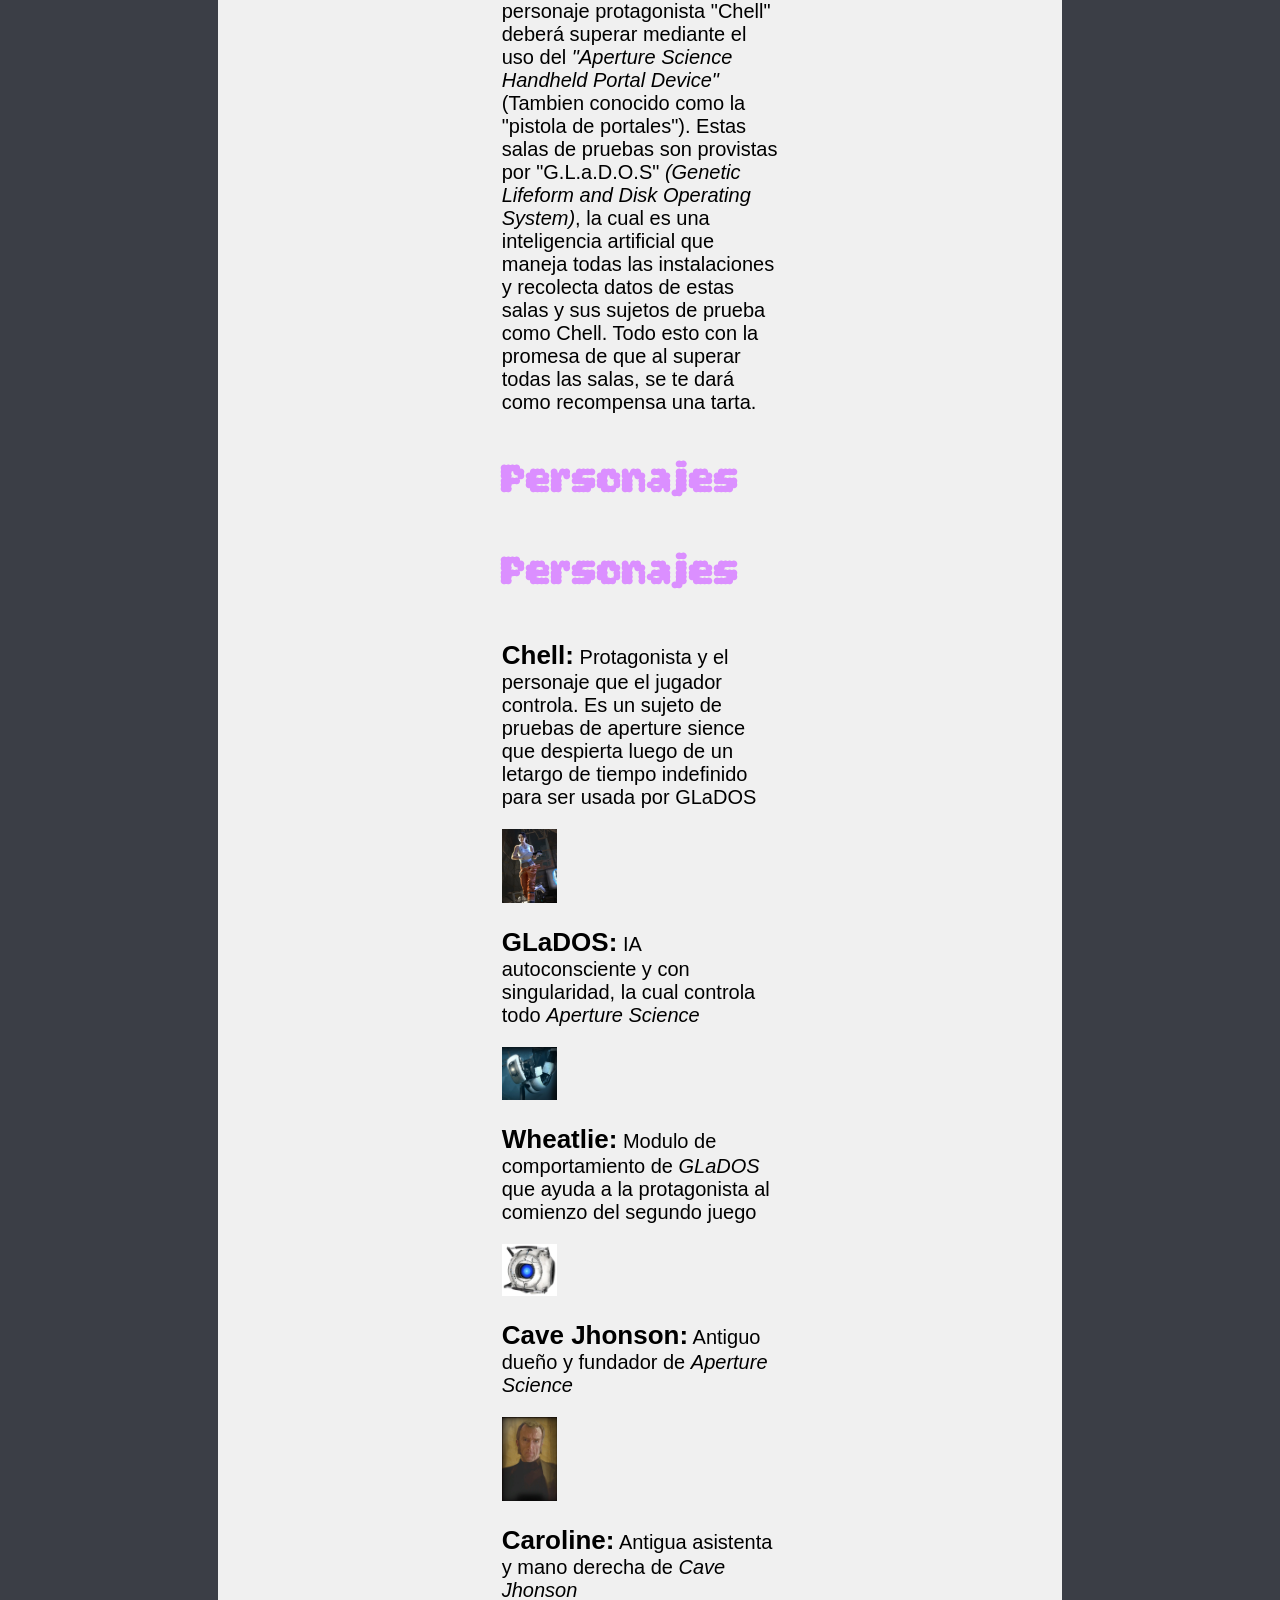
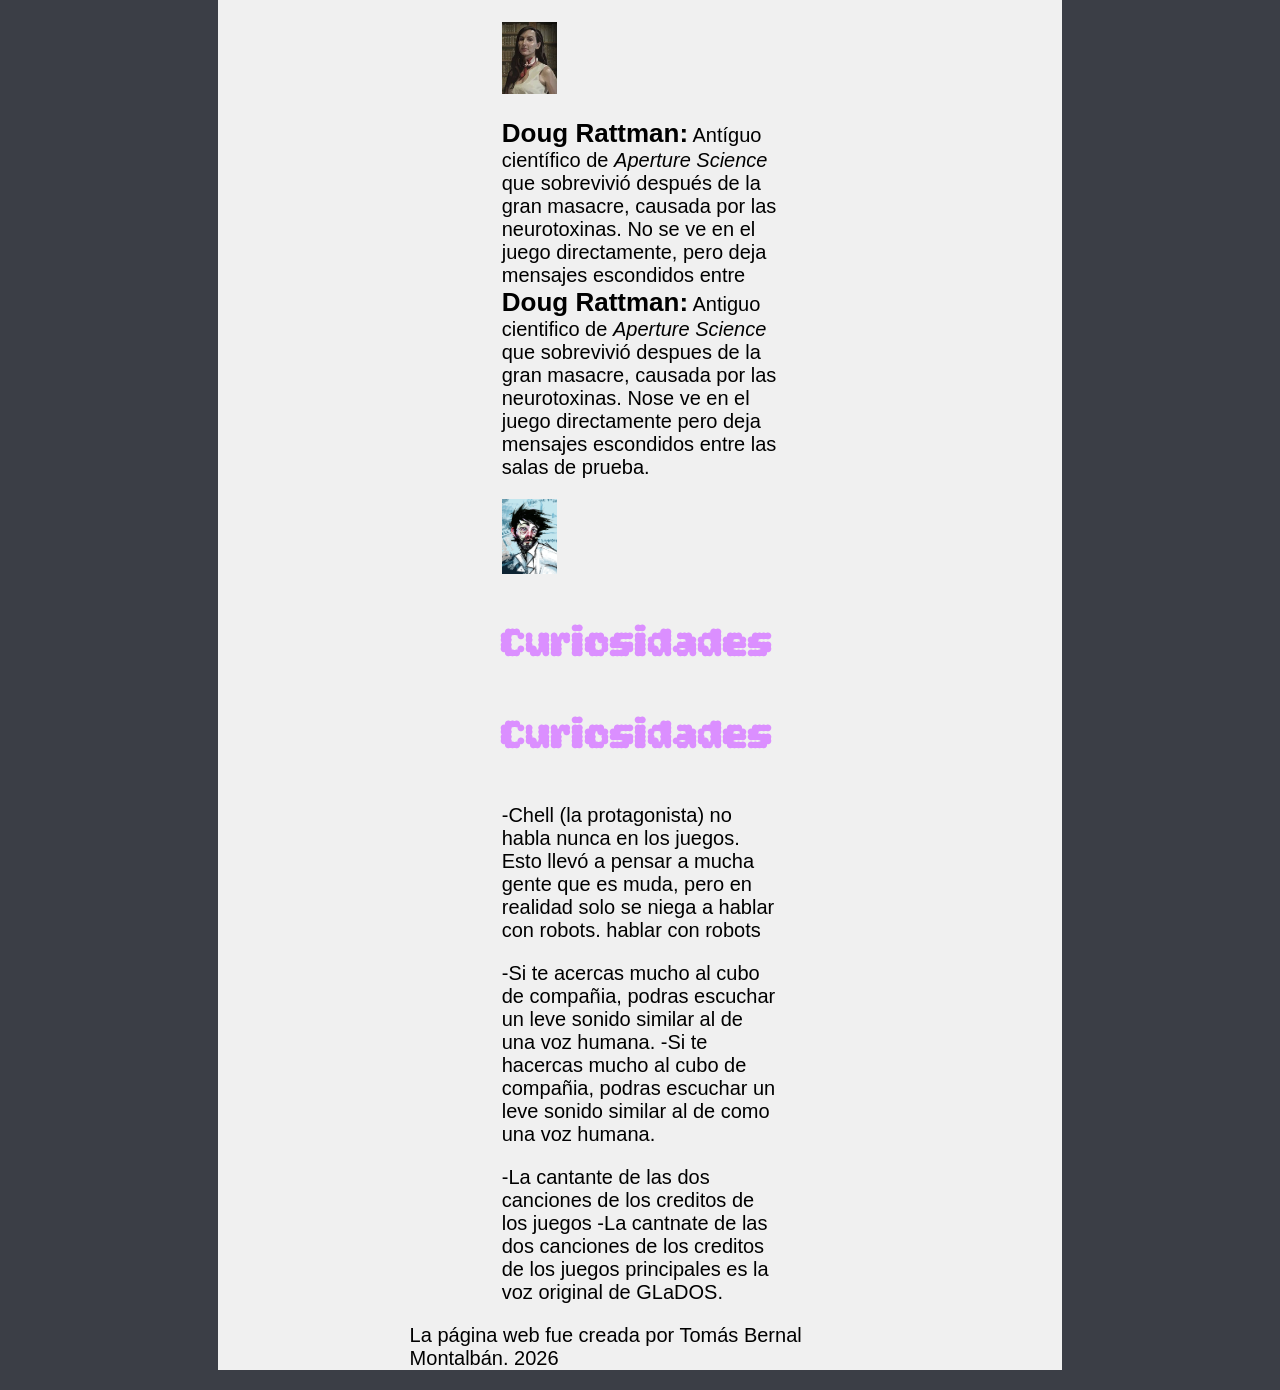
<file: Portal_Tomi/portal/portal.html>
<!doctype html>
<html lang="es">
  <meta charset="UTF-8" />
  <!-- Permite que la página se adapte correctamente a móviles -->
  <meta name="viewport" content="width=device-width, initial-scale=1.0" />
  <!-- Conexión con el archivo CSS -->
  <link rel="stylesheet" href="style.css" />
  <link rel="preconnect" href="https://fonts.googleapis.com" />
  <link rel="preconnect" href="https://fonts.gstatic.com" crossorigin />
  <!-- Font personalizada -->
  <meta name="viewport" content="width=device-width, initial-scale=1.0" />
  <link rel="stylesheet" href="style.css" />
  <link rel="preconnect" href="https://fonts.googleapis.com" />
  <link rel="preconnect" href="https://fonts.gstatic.com" crossorigin />
  <link
    href="https://fonts.googleapis.com/css2?family=Bitcount+Prop+Double:wght@100..900&family=Bitcount+Prop+Single+Ink:wght@100..900&display=swap"
    rel="stylesheet"
  />
  <head>
    <title>Portal</title>
  </head>
  <body>
    <!-- Color de fondo-->
    <div id="color"></div>
    <!-- Encabezado -->
    <div id="color"></div>
    <header>
      <h1>Portal</h1>
      <h2>Ahora, estas pensando con portales</h2>
    </header>
    <!-- Indice Lateral -->
    <nav id="indice">
      <h3>Índice</h3>
      <ul>
        <li>
          <a href="../../blog.html" id="pagina-principal">Página Principal</a>
        </li>
        <li>
          <a href="#que-es-ref" id="que-es">¿Qué es Portal?</a>
        </li>
        <li>
          <a href="#consiste-ref" id="consiste">¿En qué consiste?</a>
        </li>
        <li>
          <a href="#personajes-ref" id="personajes">Personajes</a>
        </li>
        <li>
          <a href="#curiosidades-ref" id="curiosidades">Curiosidades</a>
        </li>
      </ul>
    </nav>
    <!-- Contenido principal -->
    <main>
      <article>
        <h3 id="que-es-ref">¿Qué es Portal?</h3>
        <p>
          Portal es una saga de videojuegos de puzles en primera persona, creada
          por "Erik Wolpaw", "Chet Faliszek" y "Kim Swift" en la empresa "Valve"
          en 2007. Este se lanzó, por primera vez, en la colección de juegos
          "The Orange box" para windows, xbox360 y PlayStation3.
        </p>
      </article>
      <article>
        <h3 id="consiste-ref">¿En qué consiste Portal?</h3>
        <p>
          Portal consiste en una serie de salas de pruebas situadas en las
          ruinas de un antiguo centro de experimentos e investigación científica
          conocida como "Aperture Sciences", en las que nuestro personaje
    <main>
      <article>
        <h3>¿Qué es Portal?</h3>
        <p>
          Portal es una saga de videojuegos de puzzles en primera persona,
          creada por "Erik Wolpaw", "Chet Faliszek" y "Kim Swift" en la empresa
          "Valve" en 2007. Este se lanzo, por primeravez, en la coleccion de
          juegos "The Orange box" para windows, xbox360 y PlayStation3
        </p>
      </article>
      <article>
        <h3>¿En qué consiste Portal?</h3>
        <p>
          Portal consiste en una serie de salas de pruebas situadas en las
          ruinas de un antiguo centro de experimentos e investigación científica
          conocido como "Aperture Sciences", en las que nuestro personaje
          protagonista "Chell" deberá superar mediante el uso del
          <i>"Aperture Science Handheld Portal Device"</i> (Tambien conocido
          como la "pistola de portales"). Estas salas de pruebas son provistas
          por "G.L.a.D.O.S" <i>(Genetic Lifeform and Disk Operating System)</i>,
          la cual es una inteligencia artificial que maneja todas las
          instalaciones y recolecta datos de estas salas y sus sujetos de prueba
          como Chell. Todo esto con la promesa de que al superar todas las
          salas, se te dará como recompensa una tarta.
        </p>
      </article>
      <article>
        <h3 id="personajes-ref">Personajes</h3>
        <h3>Personajes</h3>
        <p>
          <b>Chell:</b> Protagonista y el personaje que el jugador controla. Es
          un sujeto de pruebas de aperture sience que despierta luego de un
          letargo de tiempo indefinido para ser usada por GLaDOS
        </p>
        <img src="Chell.webp" />
        <p>
          <b>GLaDOS:</b> IA autoconsciente y con singularidad, la cual controla
          todo <i>Aperture Science</i>
        </p>
        <img src="GLaDOS.webp" />
        <p>
          <b>Wheatlie:</b> Modulo de comportamiento de <i>GLaDOS</i> que ayuda a
          la protagonista al comienzo del segundo juego
        </p>
        <img src="imbecil.webp" />
        <p>
          <b>Cave Jhonson:</b> Antiguo dueño y fundador de
          <i>Aperture Science</i>
        </p>
        <img src="Cave.webp" />
        <p>
          <b>Caroline:</b> Antigua asistenta y mano derecha de
          <i>Cave Jhonson</i>
        </p>
        <img src="Caroline.jfif" />
        <p>
          <b>Doug Rattman:</b> Antíguo científico de <i>Aperture Science</i> que
          sobrevivió después de la gran masacre, causada por las neurotoxinas.
          No se ve en el juego directamente, pero deja mensajes escondidos entre
          <b>Doug Rattman:</b> Antiguo cientifico de <i>Aperture Science</i> que
          sobrevivió despues de la gran masacre, causada por las neurotoxinas.
          Nose ve en el juego directamente pero deja mensajes escondidos entre
          las salas de prueba.
        </p>
        <img src="Rattman.webp" />
      </article>
      <article>
        <h3 id="curiosidades-ref">Curiosidades</h3>
        <h3>Curiosidades</h3>
        <article>
          <p>
            -Chell (la protagonista) no habla nunca en los juegos. Esto llevó a
            pensar a mucha gente que es muda, pero en realidad solo se niega a
            hablar con robots.
            hablar con robots
          </p>
        </article>
        <article>
          <p>
            -Si te acercas mucho al cubo de compañia, podras escuchar un leve
            sonido similar al de una voz humana.
            -Si te hacercas mucho al cubo de compañia, podras escuchar un leve
            sonido similar al de como una voz humana.
          </p>
        </article>
        <article>
          <p>
            -La cantante de las dos canciones de los creditos de los juegos
            -La cantnate de las dos canciones de los creditos de los juegos
            principales es la voz original de GLaDOS.
          </p>
        </article>
      </article>
    </main>
    <!-- Pie de página -->
    <footer>
      <p>La página web fue creada por Tomás Bernal Montalbán. 2026</p>
    </footer>
  </body>
</html>
</file>
<file: Portal_Tomi/style.css>
body {
  background-color: rgb(157, 160, 163);
  position: absolute;
  margin-left: 20%;
  margin-right: 20%;
}

h1 {
  font-style: italic;
  font-size: 900%;
  color: rgb(254, 255, 255);
  margin: 0;
}
h2 {
  margin-top: 0;
}

#color {
  background-color: white;
  position: absolute;
  margin-left: 20%;
  margin-right: 20%;
  top: 100%;
  height: 100%;
  width: 100%;
  z-index: 2;
}
</file>
<file: estilos-blog.css>
:root {
  --color-fondo: #f4f1ea;
  --color-fondo-claro: #faf7ed;
  --color-texto: #3a3a3a;
  --color-texto-suave: #555;
  --color-oscuro: #1a1a2e;
  --color-acento: #ffcc33;
  --color-borde: #e6dfd0;
  --color-cta-fondo: #fff3cd;

  --fuente-base: Georgia, serif;

  --ancho-contenido: 860px;
}

body {
  margin: 0;
  padding: 0;
  background-color: var(--color-fondo);
  font-family: var(--fuente-base);
  color: var(--color-texto);
  line-height: 1.5;
}

a:focus-visible,
button:focus-visible {
  outline: 2px solid var(--color-acento);
  outline-offset: 2px;
}

.header {
  display: flex;
  align-items: center;
  justify-content: space-between;
  background-color: var(--color-oscuro);
  padding: 22px 40px;
  border-bottom: 4px solid var(--color-acento);
}

.logo {
  display: inline-flex;
  align-items: center;
  text-decoration: none;
}

.logo-text {
  margin-left: 14px;
  color: white;
  font-size: 32px;
  font-weight: bold;
  letter-spacing: 1px;
}

.nav > ul {
  display: flex;
  gap: 25px;
  list-style: none;
  margin: 0;
  padding: 0;
}

.nav li {
  position: relative;
}

.nav a {
  display: inline-block;
  padding: 8px 4px;
  color: white;
  text-decoration: none;
  font-size: 15px;
}

.nav a:hover {
  color: var(--color-acento);
}

.submenu {
  display: none;
  position: absolute;
  top: 100%;
  left: 0;
  min-width: 180px;
  margin: 0;
  padding: 8px 0;
  list-style: none;
  background-color: var(--color-oscuro);
  border: 1px solid var(--color-acento);
  z-index: 10;
}

.dropdown:hover .submenu,
.dropdown.abierto .submenu {
  display: block;
}

.submenu li {
  display: block;
}

.submenu a {
  display: block;
  padding: 8px 15px;
}

.submenu a:hover {
  background-color: #2d2d4a;
  color: var(--color-acento);
}

.submenu-icon {
  vertical-align: middle;
  margin-right: 8px;
}

.contenido {
  width: 100%;
  max-width: var(--ancho-contenido);
  margin: 35px auto;
  padding: 40px;
  background-color: white;
  border: 1px solid var(--color-borde);
  box-shadow: 4px 4px 0 var(--color-borde);
  box-sizing: border-box;
}

.hero {
  text-align: center;
  padding-bottom: 20px;
  border-bottom: 2px dashed var(--color-acento);
}

.hero h1 {
  margin: 0;
  font-size: 36px;
  color: var(--color-oscuro);
}

.hero-subtitle {
  margin-top: 10px;
  font-size: 18px;
  color: var(--color-texto-suave);
}

.seccion-intro,
.seccion-equipo {
  margin-top: 30px;
  font-size: 16px;
  line-height: 1.7;
}

.seccion-intro h2,
.seccion-equipo h2 {
  color: var(--color-oscuro);
  border-left: 5px solid var(--color-acento);
  padding-left: 12px;
}

.lista-secciones {
  line-height: 1.8;
  font-size: 16px;
}

.seccion-equipo-intro {
  color: #666;
  font-style: italic;
}

.miembro {
  display: flex;
  align-items: flex-start;
  gap: 18px;
  margin-top: 15px;
  padding: 18px;
  background-color: var(--color-fondo-claro);
  border: 1px solid var(--color-borde);
}

.avatar {
  margin: 0;
  flex-shrink: 0;
}

.info {
  flex: 1;
}

.info h3 {
  margin: 0;
  color: var(--color-oscuro);
  font-size: 19px;
}

.info p {
  margin-top: 6px;
  color: var(--color-texto-suave);
}

.destacado {
  margin-top: 20px;
  padding: 20px 25px;
  background-color: var(--color-oscuro);
  color: white;
  border-left: 6px solid var(--color-acento);
  font-size: 17px;
  line-height: 1.6;
}

.destacado p {
  margin: 0;
}

.destacado strong {
  color: var(--color-acento);
}

.cta {
  margin-top: 30px;
  padding: 18px;
  background-color: var(--color-cta-fondo);
  border: 1px dashed var(--color-oscuro);
  text-align: center;
  font-size: 16px;
}

.footer {
  margin-top: 40px;
  padding: 25px;
  background-color: var(--color-oscuro);
  color: white;
  text-align: center;
}

.footer p {
  margin: 0;
}

.footer-autores {
  font-size: 13px;
  margin-top: 8px;
}

.footer-nav {
  margin-top: 12px;
  font-size: 12px;
}

.footer a {
  margin: 0 8px;
  color: var(--color-acento);
  text-decoration: none;
}

.footer a:hover {
  text-decoration: underline;
}

@media (max-width: 820px) {
  .header {
    flex-direction: column;
    gap: 15px;
    padding: 20px;
  }

  .nav > ul {
    flex-wrap: wrap;
    justify-content: center;
    gap: 15px;
  }

  .contenido {
    margin: 20px;
    padding: 25px;
  }

  .miembro {
    flex-direction: column;
    align-items: center;
    text-align: center;
  }
}
</file>
<file: Noticias/estilos-noticias.css>
:root {
  --color-fondo: #f4f1ea;
  --color-texto: #3a3a3a;
  --color-texto-suave: #555;
  --color-texto-muy-suave: #888;
  --color-oscuro: #1a1a2e;
  --color-acento: #ffcc33;
  --color-borde: #e6dfd0;
  --color-cta-fondo: #fff3cd;

  --fuente-base: Georgia, serif;

  --ancho-contenido: 860px;
}

body {
  margin: 0;
  padding: 0;
  background-color: var(--color-fondo);
  font-family: var(--fuente-base);
  color: var(--color-texto);
  line-height: 1.5;
}

a:focus-visible,
button:focus-visible {
  outline: 2px solid var(--color-acento);
  outline-offset: 2px;
}

.header {
  display: flex;
  align-items: center;
  justify-content: space-between;
  background-color: var(--color-oscuro);
  padding: 22px 40px;
  border-bottom: 4px solid var(--color-acento);
}

.logo {
  display: inline-flex;
  align-items: center;
  text-decoration: none;
}

.logo-text {
  margin-left: 14px;
  color: white;
  font-size: 32px;
  font-weight: bold;
  letter-spacing: 1px;
}

.nav > ul {
  display: flex;
  gap: 25px;
  list-style: none;
  margin: 0;
  padding: 0;
}

.nav li {
  position: relative;
}

.nav a {
  display: inline-block;
  padding: 8px 4px;
  color: white;
  text-decoration: none;
  font-size: 15px;
}

.nav a:hover {
  color: var(--color-acento);
}

.submenu {
  display: none;
  position: absolute;
  top: 100%;
  left: 0;
  min-width: 180px;
  margin: 0;
  padding: 8px 0;
  list-style: none;
  background-color: var(--color-oscuro);
  border: 1px solid var(--color-acento);
  z-index: 10;
}

.dropdown:hover .submenu,
.dropdown.abierto .submenu {
  display: block;
}

.submenu li {
  display: block;
}

.submenu a {
  display: block;
  padding: 8px 15px;
}

.submenu a:hover {
  background-color: #2d2d4a;
  color: var(--color-acento);
}

.submenu-icon {
  vertical-align: middle;
  margin-right: 8px;
}

.contenido {
  width: 100%;
  max-width: var(--ancho-contenido);
  margin: 35px auto;
  padding: 40px;
  background-color: white;
  border: 1px solid var(--color-borde);
  box-shadow: 4px 4px 0 var(--color-borde);
  box-sizing: border-box;
}

.hero {
  text-align: center;
  padding-bottom: 20px;
  border-bottom: 2px dashed var(--color-acento);
}

.hero h1 {
  margin: 0;
  font-size: 36px;
  color: var(--color-oscuro);
}

.hero-subtitle {
  margin-top: 10px;
  font-size: 18px;
  color: var(--color-texto-suave);
}

.seccion-intro {
  margin-top: 20px;
  font-size: 16px;
  line-height: 1.7;
}

.noticia {
  margin-top: 25px;
  background-color: white;
  border: 1px solid var(--color-borde);
  overflow: hidden;
}

.noticia.destacada {
  border: 2px solid var(--color-acento);
  box-shadow: 4px 4px 0 var(--color-acento);
}

.noticia-imagen {
  width: 100%;
  height: 180px;
  margin: 0;
  overflow: hidden;
}

.noticia-imagen svg {
  display: block;
  width: 100%;
  height: 100%;
}

.noticia-contenido {
  padding: 20px 25px;
}

.noticia-meta {
  display: flex;
  align-items: center;
  gap: 10px;
  margin-bottom: 10px;
}

.categoria {
  display: inline-block;
  padding: 3px 8px;
  background-color: var(--color-oscuro);
  color: var(--color-acento);
  font-size: 11px;
  letter-spacing: 1px;
}

.fecha {
  color: var(--color-texto-muy-suave);
  font-size: 13px;
  font-style: italic;
}

.noticia-contenido h2 {
  margin: 0 0 12px;
  color: var(--color-oscuro);
  font-size: 22px;
  line-height: 1.3;
}

.noticia-contenido p {
  margin-top: 10px;
  font-size: 15px;
  line-height: 1.7;
}

.cta {
  margin-top: 30px;
  padding: 18px;
  background-color: var(--color-cta-fondo);
  border: 1px dashed var(--color-oscuro);
  text-align: center;
  font-size: 16px;
}

.footer {
  margin-top: 40px;
  padding: 25px;
  background-color: var(--color-oscuro);
  color: white;
  text-align: center;
}

.footer p {
  margin: 0;
}

.footer-autores {
  font-size: 13px;
  margin-top: 8px;
}

.footer-nav {
  margin-top: 12px;
  font-size: 12px;
}

.footer a {
  margin: 0 8px;
  color: var(--color-acento);
  text-decoration: none;
}

.footer a:hover {
  text-decoration: underline;
}

@media (max-width: 900px) {
  .header {
    flex-direction: column;
    gap: 15px;
    padding: 20px;
  }

  .nav > ul {
    flex-wrap: wrap;
    justify-content: center;
    gap: 15px;
  }

  .contenido {
    margin: 20px;
    padding: 25px;
  }

  .noticia-meta {
    flex-wrap: wrap;
  }
}
</file>
<file: Pokemon/estilos-pokemon.css>
:root {
  --color-fondo: #f4f1ea;
  --color-fondo-claro: #faf7ed;
  --color-texto: #3a3a3a;
  --color-texto-suave: #444;
  --color-texto-muy-suave: #777;
  --color-oscuro: #1a1a2e;
  --color-acento: #ffcc33;
  --color-rojo: #ff6b6b;
  --color-borde: #e6dfd0;
  --color-cta-fondo: #fff3cd;

  --fuente-base: Georgia, serif;

  --ancho-contenido: 860px;
}

body {
  margin: 0;
  padding: 0;
  background-color: var(--color-fondo);
  font-family: var(--fuente-base);
  color: var(--color-texto);
  line-height: 1.5;
}

a:focus-visible,
button:focus-visible {
  outline: 2px solid var(--color-acento);
  outline-offset: 2px;
}

.header {
  display: flex;
  align-items: center;
  justify-content: space-between;
  background-color: var(--color-oscuro);
  padding: 22px 40px;
  border-bottom: 4px solid var(--color-acento);
}

.logo {
  display: inline-flex;
  align-items: center;
  text-decoration: none;
}

.logo-text {
  margin-left: 14px;
  color: white;
  font-size: 32px;
  font-weight: bold;
  letter-spacing: 1px;
}

.nav > ul {
  display: flex;
  gap: 25px;
  list-style: none;
  margin: 0;
  padding: 0;
}

.nav li {
  position: relative;
}

.nav a {
  display: inline-block;
  padding: 8px 4px;
  color: white;
  text-decoration: none;
  font-size: 15px;
}

.nav a:hover {
  color: var(--color-acento);
}

.submenu {
  display: none;
  position: absolute;
  top: 100%;
  left: 0;
  min-width: 180px;
  margin: 0;
  padding: 8px 0;
  list-style: none;
  background-color: var(--color-oscuro);
  border: 1px solid var(--color-acento);
  z-index: 10;
}

.dropdown:hover .submenu,
.dropdown.abierto .submenu {
  display: block;
}

.submenu li {
  display: block;
}

.submenu a {
  display: block;
  padding: 8px 15px;
}

.submenu a:hover {
  background-color: #2d2d4a;
  color: var(--color-acento);
}

.submenu-icon {
  vertical-align: middle;
  margin-right: 8px;
}

.contenido {
  width: 100%;
  max-width: var(--ancho-contenido);
  margin: 35px auto;
  padding: 40px;
  background-color: white;
  border: 1px solid var(--color-borde);
  box-shadow: 4px 4px 0 var(--color-borde);
  box-sizing: border-box;
}

.hero {
  text-align: center;
  padding-bottom: 20px;
  border-bottom: 2px dashed var(--color-acento);
}

.hero h1 {
  margin: 0;
  font-size: 36px;
  color: var(--color-oscuro);
}

.hero-subtitle {
  margin-top: 10px;
  font-size: 18px;
  color: #555;
}

.poke-portada {
  margin: 25px 0 0;
  border: 2px solid var(--color-oscuro);
  line-height: 0;
}

.poke-portada svg {
  display: block;
}

.seccion-intro {
  margin-top: 30px;
  font-size: 16px;
  line-height: 1.7;
}

.seccion-intro h2 {
  color: var(--color-oscuro);
  border-left: 5px solid var(--color-acento);
  padding-left: 12px;
}

.fuente {
  margin-top: 10px;
  font-size: 13px;
  color: var(--color-texto-muy-suave);
  font-style: italic;
}

.lista-cifras {
  line-height: 1.9;
  font-size: 16px;
}

.curiosidad-titulo {
  margin-top: 25px;
  margin-bottom: 8px;
  padding: 8px 12px;
  background-color: var(--color-cta-fondo);
  border-left: 4px solid var(--color-rojo);
  color: var(--color-oscuro);
  font-size: 18px;
}

.easter-egg {
  display: flex;
  align-items: flex-start;
  gap: 18px;
  margin-top: 18px;
  padding: 18px;
  background-color: var(--color-fondo-claro);
  border: 1px solid var(--color-borde);
}

.easter-numero {
  flex-shrink: 0;
  width: 55px;
  height: 55px;
  background-color: var(--color-rojo);
  color: white;
  font-size: 22px;
  font-weight: bold;
  text-align: center;
  line-height: 55px;
  border: 3px solid var(--color-acento);
  border-radius: 50%;
  box-sizing: border-box;
}

.easter-contenido {
  flex: 1;
}

.easter-contenido h3 {
  margin: 0 0 8px;
  color: var(--color-oscuro);
  font-size: 19px;
}

.easter-contenido p {
  margin: 0;
  font-size: 15px;
  line-height: 1.7;
  color: var(--color-texto-suave);
}

.easter-contenido p + p {
  margin-top: 8px;
}

.destacado {
  margin-top: 20px;
  padding: 20px 25px;
  background-color: var(--color-oscuro);
  color: white;
  border-left: 6px solid var(--color-acento);
  font-size: 17px;
  line-height: 1.6;
}

.destacado p {
  margin: 0;
}

.destacado strong {
  color: var(--color-acento);
}

.cta {
  margin-top: 30px;
  padding: 18px;
  background-color: var(--color-cta-fondo);
  border: 1px dashed var(--color-oscuro);
  text-align: center;
  font-size: 16px;
}

.footer {
  margin-top: 40px;
  padding: 25px;
  background-color: var(--color-oscuro);
  color: white;
  text-align: center;
}

.footer p {
  margin: 0;
}

.footer-autores {
  font-size: 13px;
  margin-top: 8px;
}

.footer-nav {
  margin-top: 12px;
  font-size: 12px;
}

.footer a {
  margin: 0 8px;
  color: var(--color-acento);
  text-decoration: none;
}

.footer a:hover {
  text-decoration: underline;
}

@media (max-width: 900px) {
  .header {
    flex-direction: column;
    gap: 15px;
    padding: 20px;
  }

  .nav > ul {
    flex-wrap: wrap;
    justify-content: center;
    gap: 15px;
  }

  .contenido {
    margin: 20px;
    padding: 25px;
  }

  .easter-egg {
    flex-direction: column;
    align-items: center;
    text-align: center;
  }
}
</file>
<file: Proximos/estilos-proximos.css>
:root {
  --color-fondo: #f4f1ea;
  --color-fondo-claro: #faf7ed;
  --color-texto: #3a3a3a;
  --color-texto-suave: #444;
  --color-texto-muy-suave: #888;
  --color-oscuro: #1a1a2e;
  --color-acento: #ffcc33;
  --color-borde: #e6dfd0;
  --color-cta-fondo: #fff3cd;

  --color-videojuego-bg: #1a1a2e;
  --color-cine-bg: #c0392b;
  --color-serie-bg: #1e4d5c;
  --color-comic-bg: #4a3a6e;

  --fuente-base: Georgia, serif;

  --ancho-contenido: 860px;
}

body {
  margin: 0;
  padding: 0;
  background-color: var(--color-fondo);
  font-family: var(--fuente-base);
  color: var(--color-texto);
  line-height: 1.5;
}

a:focus-visible,
button:focus-visible {
  outline: 2px solid var(--color-acento);
  outline-offset: 2px;
}

.header {
  display: flex;
  align-items: center;
  justify-content: space-between;
  background-color: var(--color-oscuro);
  padding: 22px 40px;
  border-bottom: 4px solid var(--color-acento);
}

.logo {
  display: inline-flex;
  align-items: center;
  text-decoration: none;
}

.logo-text {
  margin-left: 14px;
  color: white;
  font-size: 32px;
  font-weight: bold;
  letter-spacing: 1px;
}

.nav > ul {
  display: flex;
  gap: 25px;
  list-style: none;
  margin: 0;
  padding: 0;
}

.nav li {
  position: relative;
}

.nav a {
  display: inline-block;
  padding: 8px 4px;
  color: white;
  text-decoration: none;
  font-size: 15px;
}

.nav a:hover {
  color: var(--color-acento);
}

.submenu {
  display: none;
  position: absolute;
  top: 100%;
  left: 0;
  min-width: 180px;
  margin: 0;
  padding: 8px 0;
  list-style: none;
  background-color: var(--color-oscuro);
  border: 1px solid var(--color-acento);
  z-index: 10;
}

.dropdown:hover .submenu,
.dropdown.abierto .submenu {
  display: block;
}

.submenu li {
  display: block;
}

.submenu a {
  display: block;
  padding: 8px 15px;
}

.submenu a:hover {
  background-color: #2d2d4a;
  color: var(--color-acento);
}

.submenu-icon {
  vertical-align: middle;
  margin-right: 8px;
}

.contenido {
  width: 100%;
  max-width: var(--ancho-contenido);
  margin: 35px auto;
  padding: 40px;
  background-color: white;
  border: 1px solid var(--color-borde);
  box-shadow: 4px 4px 0 var(--color-borde);
  box-sizing: border-box;
}

.hero {
  text-align: center;
  padding-bottom: 20px;
  border-bottom: 2px dashed var(--color-acento);
}

.hero h1 {
  margin: 0;
  font-size: 36px;
  color: var(--color-oscuro);
}

.hero-subtitle {
  margin-top: 10px;
  font-size: 18px;
  color: #555;
}

.seccion-intro {
  margin-top: 20px;
  font-size: 16px;
  line-height: 1.7;
}

.mes-grupo {
  margin-top: 35px;
}

.mes-titulo {
  margin: 0 0 15px;
  padding-left: 12px;
  border-left: 5px solid var(--color-acento);
  color: var(--color-oscuro);
  font-size: 24px;
}

.lanzamiento {
  display: flex;
  align-items: flex-start;
  gap: 18px;
  margin-top: 15px;
  padding: 18px;
  background-color: var(--color-fondo-claro);
  border: 1px solid var(--color-borde);
}

.lanzamiento.destacado-lanzamiento {
  background-color: white;
  border: 2px solid var(--color-acento);
  box-shadow: 4px 4px 0 var(--color-acento);
}

.lanzamiento.sin-fecha {
  background-color: var(--color-fondo);
  opacity: 0.92;
}

.lanzamiento-fecha {
  flex-shrink: 0;
  display: flex;
  flex-direction: column;
  align-items: center;
  justify-content: center;
  width: 70px;
  padding: 10px 0;
  background-color: var(--color-oscuro);
  color: white;
  text-align: center;
  border: 2px solid var(--color-oscuro);
  box-sizing: border-box;
}

.lanzamiento-fecha-destacada {
  background-color: var(--color-acento);
  color: var(--color-oscuro);
  border-color: var(--color-acento);
}

.lanzamiento-fecha .dia {
  font-size: 30px;
  font-weight: bold;
  line-height: 1;
}

.lanzamiento-fecha .mes-abrev {
  margin-top: 4px;
  font-size: 12px;
  letter-spacing: 1px;
}

.lanzamiento-info {
  flex: 1;
  min-width: 0;
}

.lanzamiento-info h3 {
  margin: 8px 0 4px;
  color: var(--color-oscuro);
  font-size: 20px;
}

.lanzamiento-info p {
  margin: 8px 0 0;
  font-size: 15px;
  line-height: 1.6;
  color: var(--color-texto-suave);
}

.lanzamiento-info .plataforma {
  margin-top: 2px;
  color: var(--color-texto-muy-suave);
  font-style: italic;
  font-size: 13px;
}

.tipo {
  display: inline-block;
  padding: 3px 8px;
  font-size: 11px;
  font-weight: bold;
  letter-spacing: 1px;
}

.tipo-videojuego {
  background-color: var(--color-videojuego-bg);
  color: var(--color-acento);
}

.tipo-cine {
  background-color: var(--color-cine-bg);
  color: white;
}

.tipo-serie {
  background-color: var(--color-serie-bg);
  color: white;
}

.tipo-comic {
  background-color: var(--color-comic-bg);
  color: white;
}

.badge-destacado {
  display: inline-block;
  margin-left: 6px;
  padding: 3px 8px;
  background-color: var(--color-acento);
  color: var(--color-oscuro);
  font-size: 11px;
  font-weight: bold;
  letter-spacing: 0.5px;
}

.cta {
  margin-top: 30px;
  padding: 18px;
  background-color: var(--color-cta-fondo);
  border: 1px dashed var(--color-oscuro);
  text-align: center;
  font-size: 16px;
}

.footer {
  margin-top: 40px;
  padding: 25px;
  background-color: var(--color-oscuro);
  color: white;
  text-align: center;
}

.footer p {
  margin: 0;
}

.footer-autores {
  font-size: 13px;
  margin-top: 8px;
}

.footer-nav {
  margin-top: 12px;
  font-size: 12px;
}

.footer a {
  margin: 0 8px;
  color: var(--color-acento);
  text-decoration: none;
}

.footer a:hover {
  text-decoration: underline;
}

@media (max-width: 900px) {
  .header {
    flex-direction: column;
    gap: 15px;
    padding: 20px;
  }

  .nav > ul {
    flex-wrap: wrap;
    justify-content: center;
    gap: 15px;
  }

  .contenido {
    margin: 20px;
    padding: 25px;
  }

  .lanzamiento {
    flex-direction: column;
    align-items: stretch;
  }

  .lanzamiento-fecha {
    flex-direction: row;
    gap: 10px;
    width: auto;
    justify-content: center;
  }
}
</file>
<file: Portal_Tomi/portal/style.css>
/* Hace que la página se mueva más suave */
html {
  scroll-behavior: smooth;
}
/*Color del fondo y margenes del body*/
body {
  background-color: rgb(59, 62, 70);
  position: relative;
  margin-left: 20%;
  margin-right: 20%;
}
/*Posicion del main*/
main {
  position: relative;
  left: 20%;
  width: 60%;
}
/*Personalizacion del titlo principal*/

h1 {
  font-family: Bitcount Prop Double;
  font-style: italic;
  font-size: 152px;
  color: rgb(102, 187, 243);
  margin: 0;
  text-align: center;
}
/*Personalizacion del titulo secundario*/
h2 {
  font-family: Bitcount Prop Double;
  margin-top: 0;
  font-style: italic;
  color: orange;
  text-align: center;
}
/*Personalizacion de los titulos terciarios*/

h3 {
  font-family: Bitcount Prop Double;
  font-size: 42px;
  color: rgb(219, 143, 255);
}

/*color del fondo de la seccion principal*/
#color {
  background-color: rgb(240, 240, 240);
  position: absolute;
  margin-left: 0;
  margin-right: 0;
  top: 0;
  left: -5%;
  height: 100%;
  width: 110%;
  z-index: -1;
}
/*Posicion del footer*/

footer {
  position: relative;
  bottom: 0;
}
/*Tamaño de las letras en "Bold"*/
b {
  font-size: 26px;
}
/*Tamaño de las imagenes*/

b {
  font-size: 26px;
}

img {
  width: 20%;
  height: auto;
}
/*personalizacion de los parrafos*/

p {
  font-family: Arial, Helvetica, sans-serif;
  font-size: 20px;
}
/*Personalizacion del indice*/
#indice {
  position: fixed;
  left: 2%;
  top: 20%;
  width: 200px;
  background-color: rgb(240, 240, 240);
  padding: 20px;
  border-radius: 10px;
}

#indice h3 {
  font-size: 30px;
  margin-top: 0;
  color: rgb(219, 143, 255);
}

#indice ul {
  list-style: none;
  padding: 0;
}

#indice li {
  margin-bottom: 15px;
}

#indice a {
  text-decoration: none;
  color: rgb(0, 0, 0);
  font-family: Arial, Helvetica, sans-serif;
  font-size: 18px;
  transition: 0.2s;
}

#indice a:hover {
  color: orange;
}
</file>
